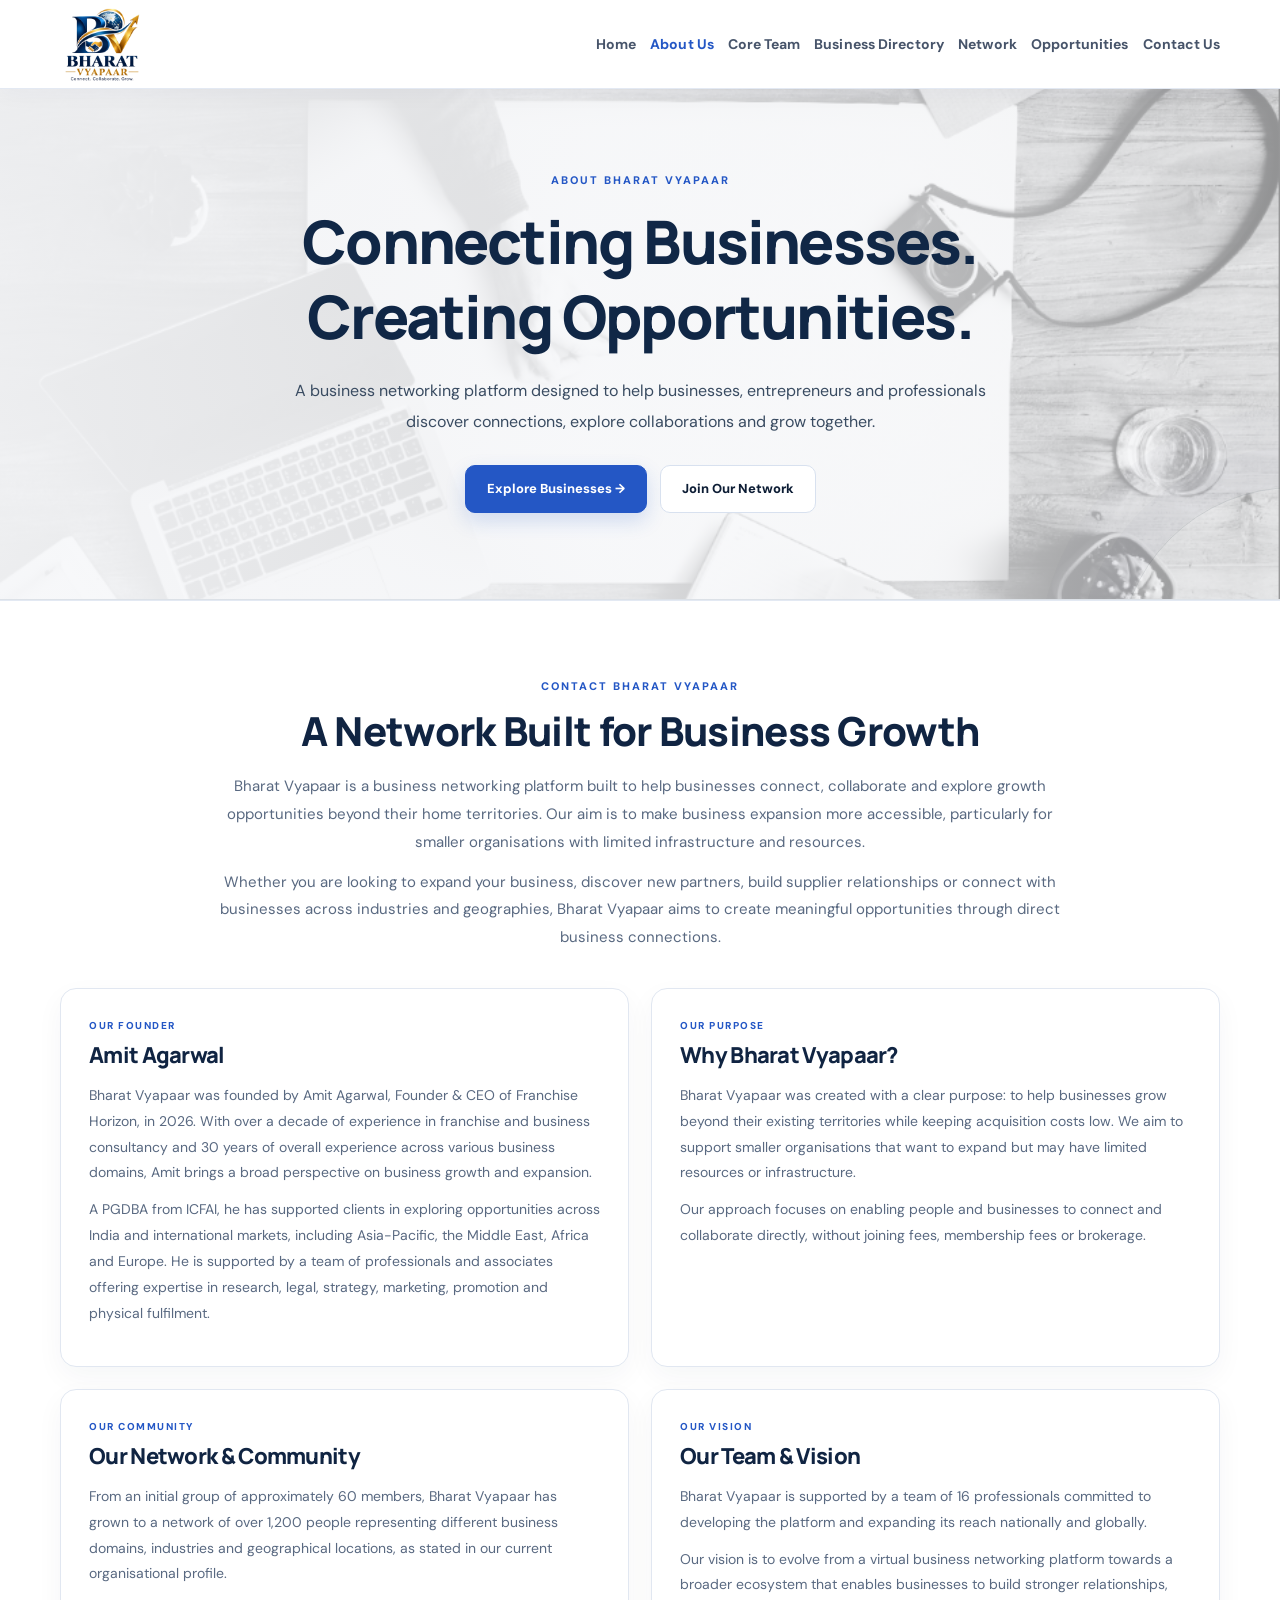
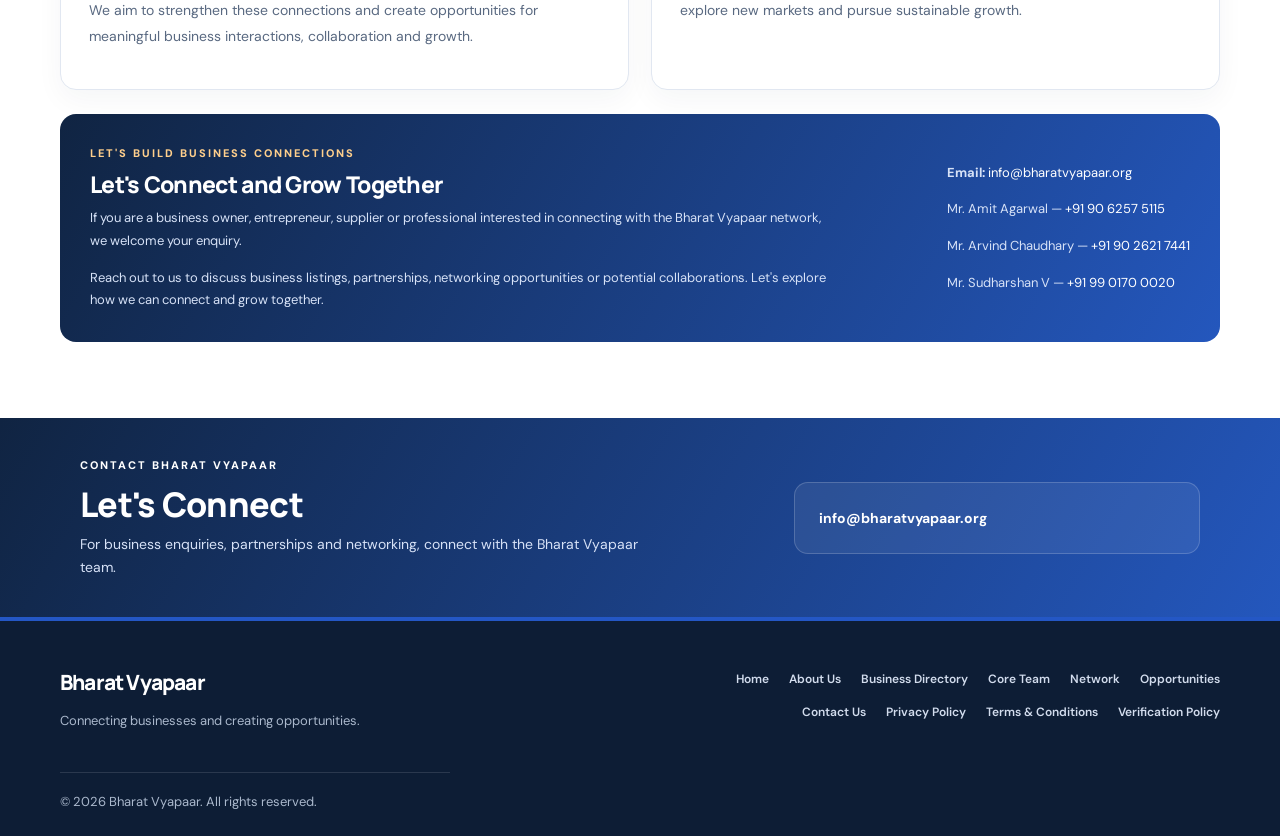
<file: about.html>
<!DOCTYPE html>
<html lang="en">
<head>
  <meta charset="UTF-8">
  <meta name="viewport" content="width=device-width, initial-scale=1.0">
  <meta name="description" content="Discover Bharat Vyapaar's vision, mission and business networking platform.">
  <meta name="theme-color" content="#0d1d35">
  <title>About Us | Bharat Vyapaar</title>
  <link rel="icon" type="image/svg+xml" href="assets/bharat-vyapaar-logo.png">
  <link rel="stylesheet" href="styles.css?v=23">
</head>
<body class="about-page">

  <header class="site-header">
    <div class="container nav-container">
      <a class="logo" href="/" aria-label="Bharat Vyapaar home"><img src="assets/bharat-vyapaar-logo.png?v=7" alt="Bharat Vyapaar Business Network" style="display:block;width:84px !important;max-width:84px !important;height:84px !important;object-fit:contain !important;flex:0 0 84px"></a>

      <button class="menu-toggle" id="menuToggle" type="button"
        aria-label="Toggle navigation" aria-expanded="false">
        ☰
      </button>

      <nav class="main-nav" id="mainNav">
        <a href="/">Home</a>
        <a href="/about" aria-current="page">About Us</a>
        <a href="/team">Core Team</a>
        <a href="/directory">Business Directory</a>
        <a href="/network">Network</a>
        <a href="/opportunities">Opportunities</a>
        
        <a href="/contact">Contact Us</a>
        
      </nav>
    </div>
  </header>

  <main>
    <section class="hero">
      <div class="container hero-content">
        <p class="eyebrow">ABOUT BHARAT VYAPAAR</p>
        <h1>Connecting Businesses.<br>Creating Opportunities.</h1>
        <p class="hero-description">A business networking platform designed to help businesses, entrepreneurs and professionals discover connections, explore collaborations and grow together.</p>
        <div class="hero-actions">
          <a href="/directory" class="btn btn-primary">Explore Businesses →</a>
          <a href="/join" class="btn btn-secondary">Join Our Network</a>
        </div>
      </div>
    </section>

    <section class="section contact-story-section" aria-labelledby="contactStoryTitle">
      <div class="container">
        <div class="contact-story-heading">
          <p class="eyebrow">CONTACT BHARAT VYAPAAR</p>
          <h2 id="contactStoryTitle">A Network Built for Business Growth</h2>
          <p>Bharat Vyapaar is a business networking platform built to help businesses connect, collaborate and explore growth opportunities beyond their home territories. Our aim is to make business expansion more accessible, particularly for smaller organisations with limited infrastructure and resources.</p>
          <p>Whether you are looking to expand your business, discover new partners, build supplier relationships or connect with businesses across industries and geographies, Bharat Vyapaar aims to create meaningful opportunities through direct business connections.</p>
        </div>
        <div class="contact-story-grid">
          <article class="contact-story-card">
            <p class="eyebrow">OUR FOUNDER</p>
            <h3>Amit Agarwal</h3>
            <p>Bharat Vyapaar was founded by Amit Agarwal, Founder &amp; CEO of Franchise Horizon, in 2026. With over a decade of experience in franchise and business consultancy and 30 years of overall experience across various business domains, Amit brings a broad perspective on business growth and expansion.</p>
            <p>A PGDBA from ICFAI, he has supported clients in exploring opportunities across India and international markets, including Asia-Pacific, the Middle East, Africa and Europe. He is supported by a team of professionals and associates offering expertise in research, legal, strategy, marketing, promotion and physical fulfilment.</p>
          </article>
          <article class="contact-story-card">
            <p class="eyebrow">OUR PURPOSE</p>
            <h3>Why Bharat Vyapaar?</h3>
            <p>Bharat Vyapaar was created with a clear purpose: to help businesses grow beyond their existing territories while keeping acquisition costs low. We aim to support smaller organisations that want to expand but may have limited resources or infrastructure.</p>
            <p>Our approach focuses on enabling people and businesses to connect and collaborate directly, without joining fees, membership fees or brokerage.</p>
          </article>
          <article class="contact-story-card">
            <p class="eyebrow">OUR COMMUNITY</p>
            <h3>Our Network &amp; Community</h3>
            <p>From an initial group of approximately 60 members, Bharat Vyapaar has grown to a network of over 1,200 people representing different business domains, industries and geographical locations, as stated in our current organisational profile.</p>
            <p>We aim to strengthen these connections and create opportunities for meaningful business interactions, collaboration and growth.</p>
          </article>
          <article class="contact-story-card">
            <p class="eyebrow">OUR VISION</p>
            <h3>Our Team &amp; Vision</h3>
            <p>Bharat Vyapaar is supported by a team of 16 professionals committed to developing the platform and expanding its reach nationally and globally.</p>
            <p>Our vision is to evolve from a virtual business networking platform towards a broader ecosystem that enables businesses to build stronger relationships, explore new markets and pursue sustainable growth.</p>
          </article>
        </div>
        <div class="contact-story-cta">
          <div>
            <p class="eyebrow">LET'S BUILD BUSINESS CONNECTIONS</p>
            <h3>Let's Connect and Grow Together</h3>
            <p>If you are a business owner, entrepreneur, supplier or professional interested in connecting with the Bharat Vyapaar network, we welcome your enquiry.</p>
            <p>Reach out to us to discuss business listings, partnerships, networking opportunities or potential collaborations. Let's explore how we can connect and grow together.</p>
          </div>
          <div class="contact-story-contact">
            <p><strong>Email:</strong> <a href="mailto:info@bharatvyapaar.org">info@bharatvyapaar.org</a></p>
            <p>Mr. Amit Agarwal — <a href="tel:+919062575115">+91 90 6257 5115</a></p>
            <p>Mr. Arvind Chaudhary — <a href="tel:+919026217441">+91 90 2621 7441</a></p>
            <p>Mr. Sudharshan V — <a href="tel:+919901700020">+91 99 0170 0020</a></p>
          </div>
        </div>
      </div>
    </section>

  </main>

  
  <section class="global-contact" aria-labelledby="globalContactTitle">
    <div class="container global-contact-inner">
      <div class="global-contact-copy">
        <p class="eyebrow">CONTACT BHARAT VYAPAAR</p>
        <h2 id="globalContactTitle">Let's Connect</h2>
        <p>For business enquiries, partnerships and networking, connect with the Bharat Vyapaar team.</p>
      </div>
      <div class="global-contact-details">
        <a href="mailto:info@bharatvyapaar.org">info@bharatvyapaar.org</a>
      </div>
    </div>
  </section>



<footer class="site-footer">
    <div class="container footer-content">
      <div>
        <a class="logo footer-logo" href="/">Bharat Vyapaar</a>
        <p>Connecting businesses and creating opportunities.</p>
      </div>

      <nav class="footer-links" aria-label="Footer navigation">
        <a href="/">Home</a>
        <a href="/about">About Us</a>
        <a href="/directory">Business Directory</a>
        <a href="/team">Core Team</a>
        <a href="/network">Network</a>
        <a href="/opportunities">Opportunities</a>
        
        <a href="/contact">Contact Us</a>
      
          <a href="/privacy-policy">Privacy Policy</a>
          <a href="/terms">Terms &amp; Conditions</a>
          <a href="/verification-policy">Verification Policy</a>
        </nav>

      <p class="copyright">
        © <span id="currentYear"></span> Bharat Vyapaar. All rights reserved.
      </p>
    </div>
  </footer>

  <script src="script.js"></script>
  <script>
    document.getElementById("currentYear").textContent =
      new Date().getFullYear();

  </script>

</body>
</html>
</file>
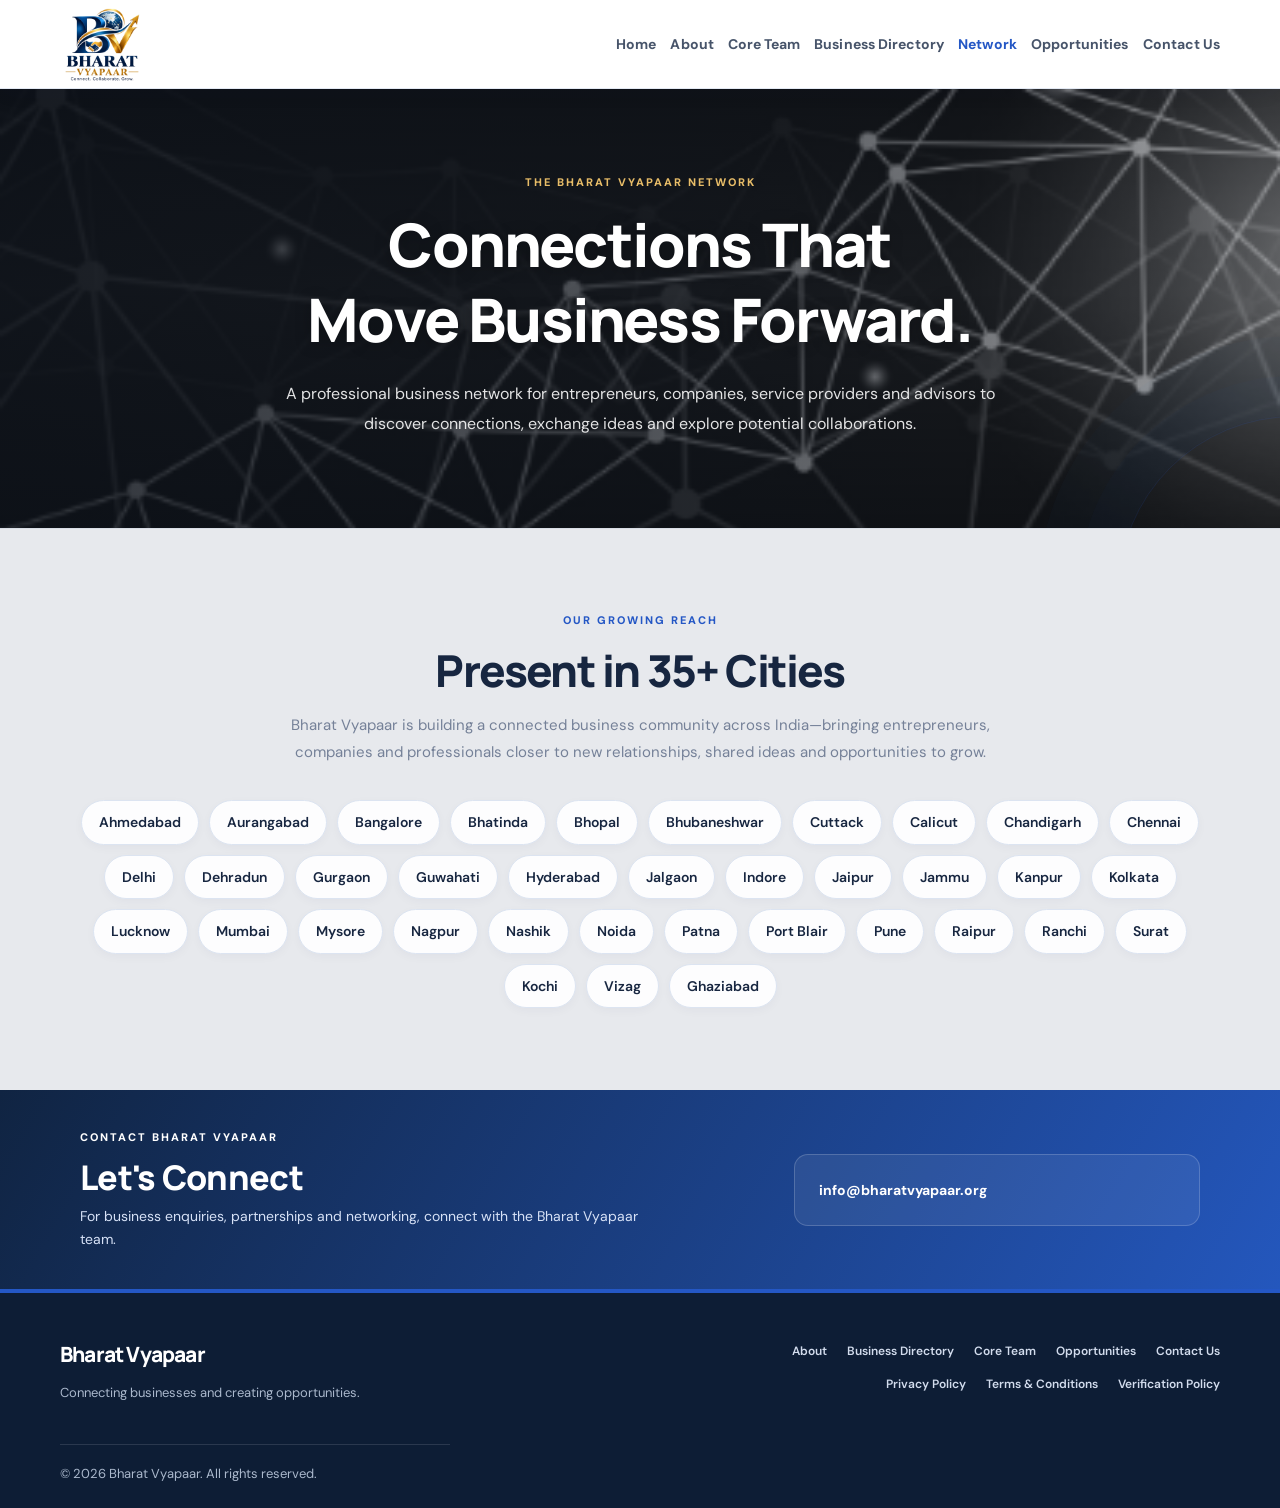
<file: network.html>
<!DOCTYPE html>
<html lang="en">
<head>
  <meta charset="UTF-8">
  <meta name="viewport" content="width=device-width, initial-scale=1.0">
  <meta name="description" content="Explore the Bharat Vyapaar business network and connect with entrepreneurs, companies and professionals.">
  <meta name="theme-color" content="#101d35">

  <title>Business Network | Bharat Vyapaar</title>
  <link rel="icon" type="image/svg+xml" href="assets/bharat-vyapaar-logo.png">

  <link rel="preconnect" href="https://fonts.googleapis.com">
  <link rel="preconnect" href="https://fonts.gstatic.com" crossorigin>
  <link href="https://fonts.googleapis.com/css2?family=DM+Sans:wght@400;500;600;700&family=Manrope:wght@400;500;600;700;800&display=swap" rel="stylesheet">

  <link rel="stylesheet" href="styles.css?v=22">
</head>

<body class="network-page">
  <header class="site-header">
    <div class="container nav-container">
      <a class="logo" href="/" aria-label="Bharat Vyapaar home"><img src="assets/bharat-vyapaar-logo.png?v=7" alt="Bharat Vyapaar Business Network" style="display:block;width:84px !important;max-width:84px !important;height:84px !important;object-fit:contain !important;flex:0 0 84px"></a>

      <button
        class="menu-toggle"
        id="menuToggle"
        type="button"
        aria-label="Toggle navigation"
        aria-expanded="false"
        aria-controls="mainNav">
        ☰
      </button>

      <nav class="main-nav" id="mainNav">
        <a href="/">Home</a>
        <a href="/about">About</a>
        <a href="/team">Core Team</a>
        <a href="/directory">Business Directory</a>
        <a href="/network" aria-current="page">Network</a>
        <a href="/opportunities">Opportunities</a>
        
        <a href="/contact">Contact Us</a>
        
      </nav>
    </div>
  </header>

  <main>
    <section class="hero">
      <div class="container hero-content">
        <p class="eyebrow">THE BHARAT VYAPAAR NETWORK</p>

        <h1>Connections That<br>Move Business Forward.</h1>

        <p class="hero-description">
          A professional business network for entrepreneurs, companies,
          service providers and advisors to discover connections,
          exchange ideas and explore potential collaborations.
        </p>
      </div>
    </section>

    <section class="section network-cities-section">
      <div class="container">
        <div class="section-heading">
          <p class="eyebrow">OUR GROWING REACH</p>
          <h1>Present in 35+ Cities</h1>
          <p>
            Bharat Vyapaar is building a connected business community across
            India—bringing entrepreneurs, companies and professionals closer
            to new relationships, shared ideas and opportunities to grow.
          </p>
        </div>

        <div class="network-city-list" aria-label="Cities in the Bharat Vyapaar network">
          <span>Ahmedabad</span>
          <span>Aurangabad</span>
          <span>Bangalore</span>
          <span>Bhatinda</span>
          <span>Bhopal</span>
          <span>Bhubaneshwar</span>
          <span>Cuttack</span>
          <span>Calicut</span>
          <span>Chandigarh</span>
          <span>Chennai</span>
          <span>Delhi</span>
          <span>Dehradun</span>
          <span>Gurgaon</span>
          <span>Guwahati</span>
          <span>Hyderabad</span>
          <span>Jalgaon</span>
          <span>Indore</span>
          <span>Jaipur</span>
          <span>Jammu</span>
          <span>Kanpur</span>
          <span>Kolkata</span>
          <span>Lucknow</span>
          <span>Mumbai</span>
          <span>Mysore</span>
          <span>Nagpur</span>
          <span>Nashik</span>
          <span>Noida</span>
          <span>Patna</span>
          <span>Port Blair</span>
          <span>Pune</span>
          <span>Raipur</span>
          <span>Ranchi</span>
          <span>Surat</span>
          <span>Kochi</span>
          <span>Vizag</span>
          <span>Ghaziabad</span>
        </div>
      </div>
    </section>
  </main>

  
  <section class="global-contact" aria-labelledby="globalContactTitle">
    <div class="container global-contact-inner">
      <div class="global-contact-copy">
        <p class="eyebrow">CONTACT BHARAT VYAPAAR</p>
        <h2 id="globalContactTitle">Let's Connect</h2>
        <p>For business enquiries, partnerships and networking, connect with the Bharat Vyapaar team.</p>
      </div>
      <div class="global-contact-details">
        <a href="mailto:info@bharatvyapaar.org">info@bharatvyapaar.org</a>
      </div>
    </div>
  </section>
<footer class="site-footer">
    <div class="container footer-content">
      <div>
        <a class="logo footer-logo" href="/">Bharat Vyapaar</a>
        <p>Connecting businesses and creating opportunities.</p>
      </div>

      <div class="footer-links">
        <a href="/about">About</a>
        <a href="/directory">Business Directory</a>
        <a href="/team">Core Team</a>
        <a href="/opportunities">Opportunities</a>
        <a href="/contact">Contact Us</a>
      
          <a href="/privacy-policy">Privacy Policy</a>
          <a href="/terms">Terms &amp; Conditions</a>
          <a href="/verification-policy">Verification Policy</a>
        </div>

      <p class="copyright">
        © <span id="currentYear"></span> Bharat Vyapaar. All rights reserved.
      </p>
    </div>
  </footer>

  <script src="script.js"></script>
</body>
</html>
</file>
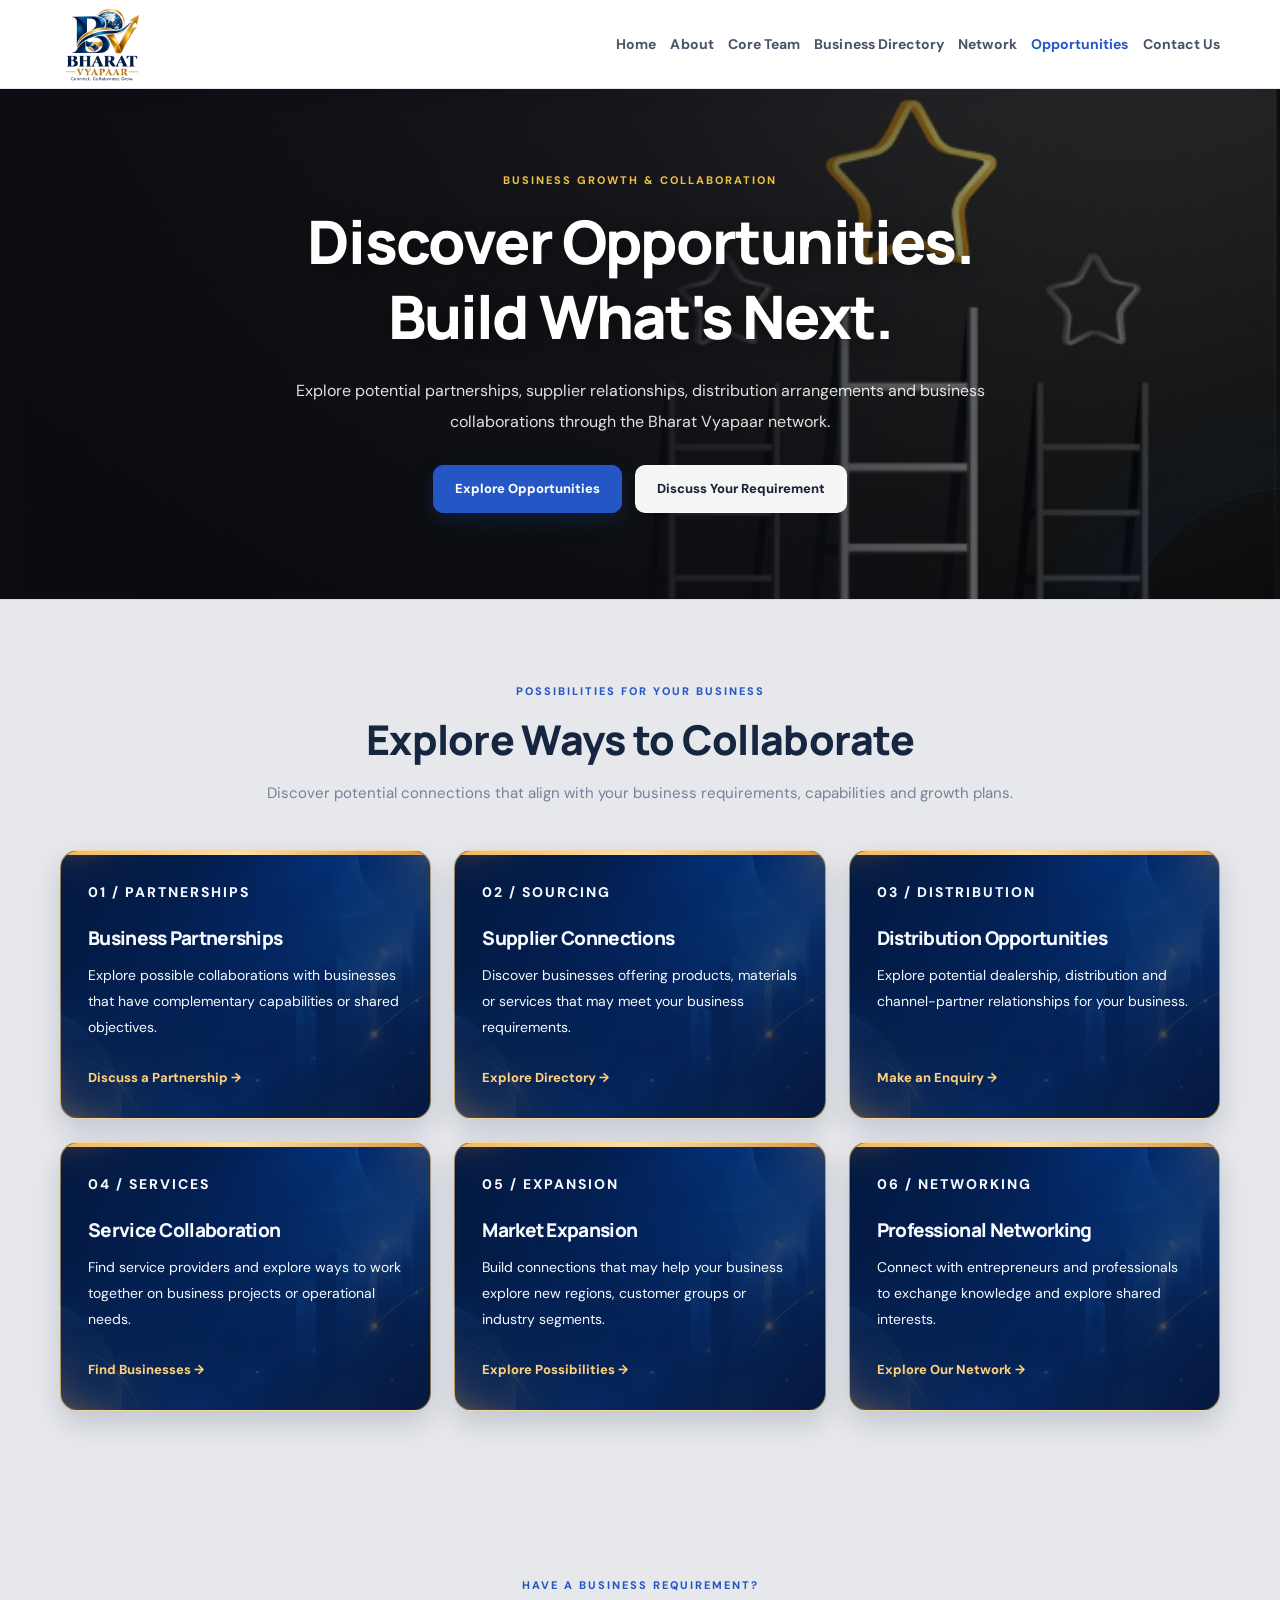
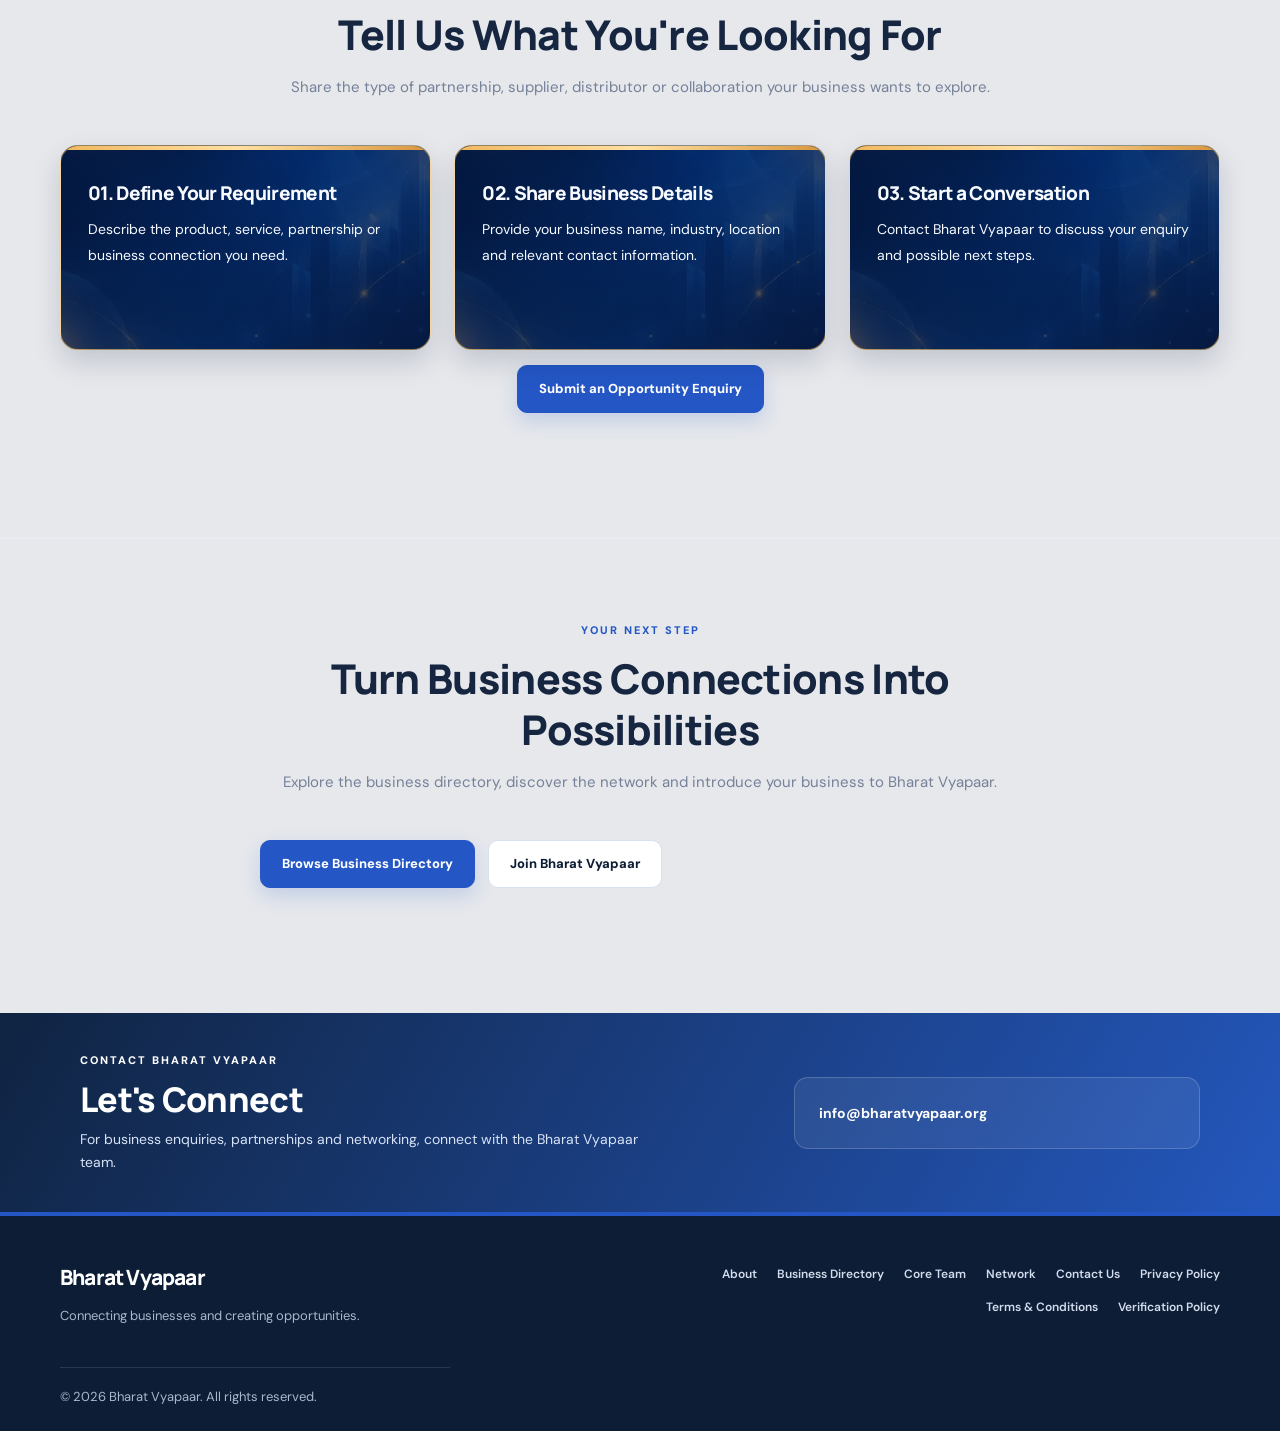
<file: opportunities.html>
<!DOCTYPE html>
<html lang="en">
<head>
  <meta charset="UTF-8">
  <meta name="viewport" content="width=device-width, initial-scale=1.0">
  <meta name="description" content="Discover business partnerships, supplier connections and collaboration opportunities through Bharat Vyapaar.">
  <meta name="theme-color" content="#101d35">

  <title>Business Opportunities | Bharat Vyapaar</title>
  <link rel="icon" type="image/svg+xml" href="assets/bharat-vyapaar-logo.png">

  <link rel="preconnect" href="https://fonts.googleapis.com">
  <link rel="preconnect" href="https://fonts.gstatic.com" crossorigin>
  <link href="https://fonts.googleapis.com/css2?family=DM+Sans:wght@400;500;600;700&family=Manrope:wght@400;500;600;700;800&display=swap" rel="stylesheet">

  <link rel="stylesheet" href="styles.css?v=22">
</head>

<body class="opportunities-page">
  <header class="site-header">
    <div class="container nav-container">
      <a class="logo" href="/" aria-label="Bharat Vyapaar home"><img src="assets/bharat-vyapaar-logo.png?v=7" alt="Bharat Vyapaar Business Network" style="display:block;width:84px !important;max-width:84px !important;height:84px !important;object-fit:contain !important;flex:0 0 84px"></a>

      <button
        class="menu-toggle"
        id="menuToggle"
        type="button"
        aria-label="Toggle navigation"
        aria-expanded="false"
        aria-controls="mainNav">
        ☰
      </button>

      <nav class="main-nav" id="mainNav">
        <a href="/">Home</a>
        <a href="/about">About</a>
        <a href="/team">Core Team</a>
        <a href="/directory">Business Directory</a>
        <a href="/network">Network</a>
        <a href="/opportunities" aria-current="page">Opportunities</a>
        
        <a href="/contact">Contact Us</a>
        
      </nav>
    </div>
  </header>

  <main>
    <section class="hero">
      <div class="container hero-content">
        <p class="eyebrow">BUSINESS GROWTH & COLLABORATION</p>

        <h1>Discover Opportunities.<br>Build What's Next.</h1>

        <p class="hero-description">
          Explore potential partnerships, supplier relationships,
          distribution arrangements and business collaborations
          through the Bharat Vyapaar network.
        </p>

        <div class="hero-actions">
          <a href="#opportunityTypes" class="btn btn-primary">
            Explore Opportunities
          </a>
          <a href="/contact" class="btn btn-secondary">
            Discuss Your Requirement
          </a>
        </div>
      </div>
    </section>

    <section class="section" id="opportunityTypes">
      <div class="container">
        <div class="section-heading">
          <p class="eyebrow">POSSIBILITIES FOR YOUR BUSINESS</p>
          <h2>Explore Ways to Collaborate</h2>
          <p>
            Discover potential connections that align with your
            business requirements, capabilities and growth plans.
          </p>
        </div>

        <div class="feature-grid">
          <article class="feature-card">
            <p class="eyebrow">01 / PARTNERSHIPS</p>
            <h3>Business Partnerships</h3>
            <p>
              Explore possible collaborations with businesses that
              have complementary capabilities or shared objectives.
            </p>
            <a href="/contact">Discuss a Partnership →</a>
          </article>

          <article class="feature-card">
            <p class="eyebrow">02 / SOURCING</p>
            <h3>Supplier Connections</h3>
            <p>
              Discover businesses offering products, materials
              or services that may meet your business requirements.
            </p>
            <a href="/directory">Explore Directory →</a>
          </article>

          <article class="feature-card">
            <p class="eyebrow">03 / DISTRIBUTION</p>
            <h3>Distribution Opportunities</h3>
            <p>
              Explore potential dealership, distribution and
              channel-partner relationships for your business.
            </p>
            <a href="/contact">Make an Enquiry →</a>
          </article>

          <article class="feature-card">
            <p class="eyebrow">04 / SERVICES</p>
            <h3>Service Collaboration</h3>
            <p>
              Find service providers and explore ways to work
              together on business projects or operational needs.
            </p>
            <a href="/directory">Find Businesses →</a>
          </article>

          <article class="feature-card">
            <p class="eyebrow">05 / EXPANSION</p>
            <h3>Market Expansion</h3>
            <p>
              Build connections that may help your business explore
              new regions, customer groups or industry segments.
            </p>
            <a href="/contact">Explore Possibilities →</a>
          </article>

          <article class="feature-card">
            <p class="eyebrow">06 / NETWORKING</p>
            <h3>Professional Networking</h3>
            <p>
              Connect with entrepreneurs and professionals to
              exchange knowledge and explore shared interests.
            </p>
            <a href="/network">Explore Our Network →</a>
          </article>
        </div>
      </div>
    </section>

    <section class="section section-highlight">
      <div class="container">
        <div class="section-heading">
          <p class="eyebrow">HAVE A BUSINESS REQUIREMENT?</p>
          <h2>Tell Us What You're Looking For</h2>
          <p>
            Share the type of partnership, supplier, distributor
            or collaboration your business wants to explore.
          </p>
        </div>

        <div class="feature-grid">
          <article class="feature-card">
            <h3>01. Define Your Requirement</h3>
            <p>
              Describe the product, service, partnership or
              business connection you need.
            </p>
          </article>

          <article class="feature-card">
            <h3>02. Share Business Details</h3>
            <p>
              Provide your business name, industry, location
              and relevant contact information.
            </p>
          </article>

          <article class="feature-card">
            <h3>03. Start a Conversation</h3>
            <p>
              Contact Bharat Vyapaar to discuss your enquiry
              and possible next steps.
            </p>
          </article>
        </div>

        <div class="section-heading">
          <a href="/contact" class="btn btn-primary">
            Submit an Opportunity Enquiry
          </a>
        </div>
      </div>
    </section>

    <section class="section">
      <div class="container section-heading">
        <p class="eyebrow">YOUR NEXT STEP</p>
        <h2>Turn Business Connections Into Possibilities</h2>
        <p>
          Explore the business directory, discover the network
          and introduce your business to Bharat Vyapaar.
        </p>

        <div class="hero-actions">
          <a href="/directory" class="btn btn-primary">
            Browse Business Directory
          </a>
          <a href="/join" class="btn btn-secondary">
            Join Bharat Vyapaar
          </a>
        </div>
      </div>
    </section>
  </main>

  
  <section class="global-contact" aria-labelledby="globalContactTitle">
    <div class="container global-contact-inner">
      <div class="global-contact-copy">
        <p class="eyebrow">CONTACT BHARAT VYAPAAR</p>
        <h2 id="globalContactTitle">Let's Connect</h2>
        <p>For business enquiries, partnerships and networking, connect with the Bharat Vyapaar team.</p>
      </div>
      <div class="global-contact-details">
        <a href="mailto:info@bharatvyapaar.org">info@bharatvyapaar.org</a>
      </div>
    </div>
  </section>
<footer class="site-footer">
    <div class="container footer-content">
      <div>
        <a class="logo footer-logo" href="/">Bharat Vyapaar</a>
        <p>Connecting businesses and creating opportunities.</p>
      </div>

      <div class="footer-links">
        <a href="/about">About</a>
        <a href="/directory">Business Directory</a>
        <a href="/team">Core Team</a>
        <a href="/network">Network</a>
        <a href="/contact">Contact Us</a>
      
          <a href="/privacy-policy">Privacy Policy</a>
          <a href="/terms">Terms &amp; Conditions</a>
          <a href="/verification-policy">Verification Policy</a>
        </div>

      <p class="copyright">
        © <span id="currentYear"></span> Bharat Vyapaar. All rights reserved.
      </p>
    </div>
  </footer>

  <script src="script.js"></script>
</body>
</html>
</file>
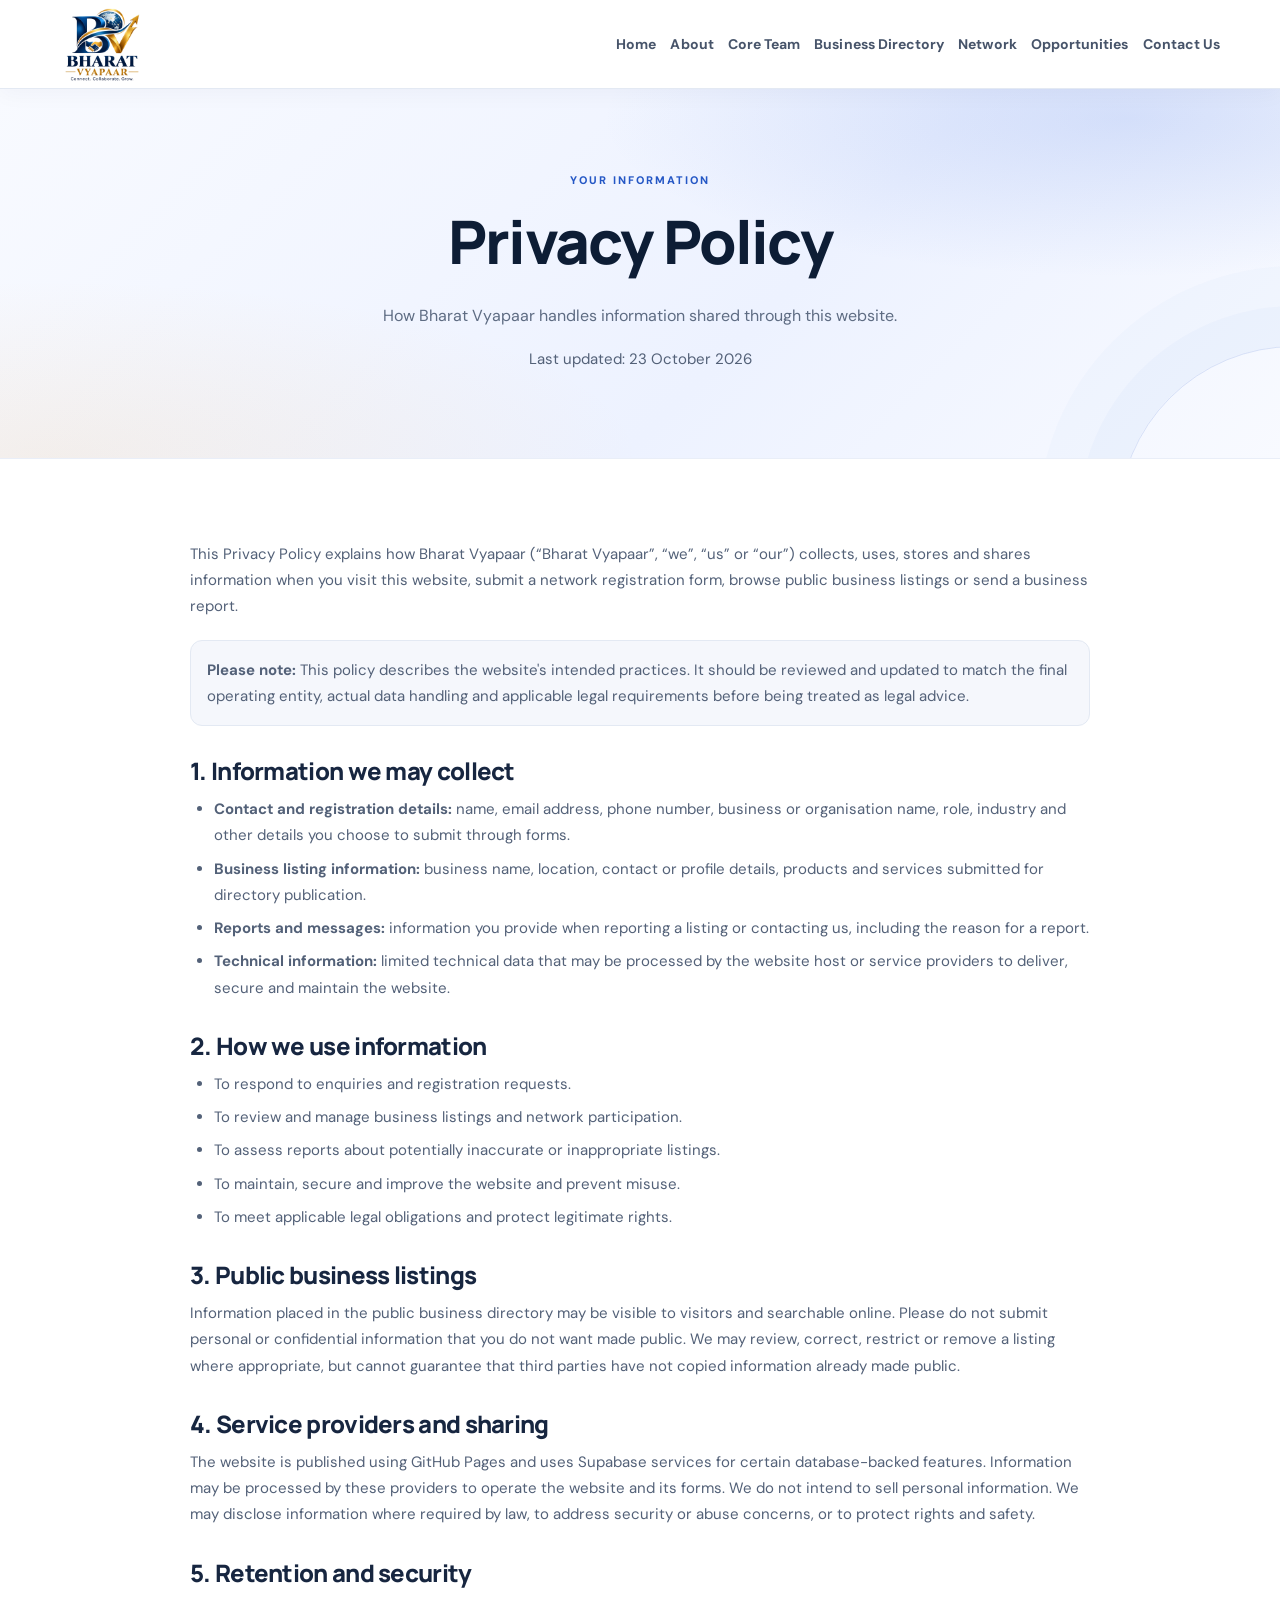
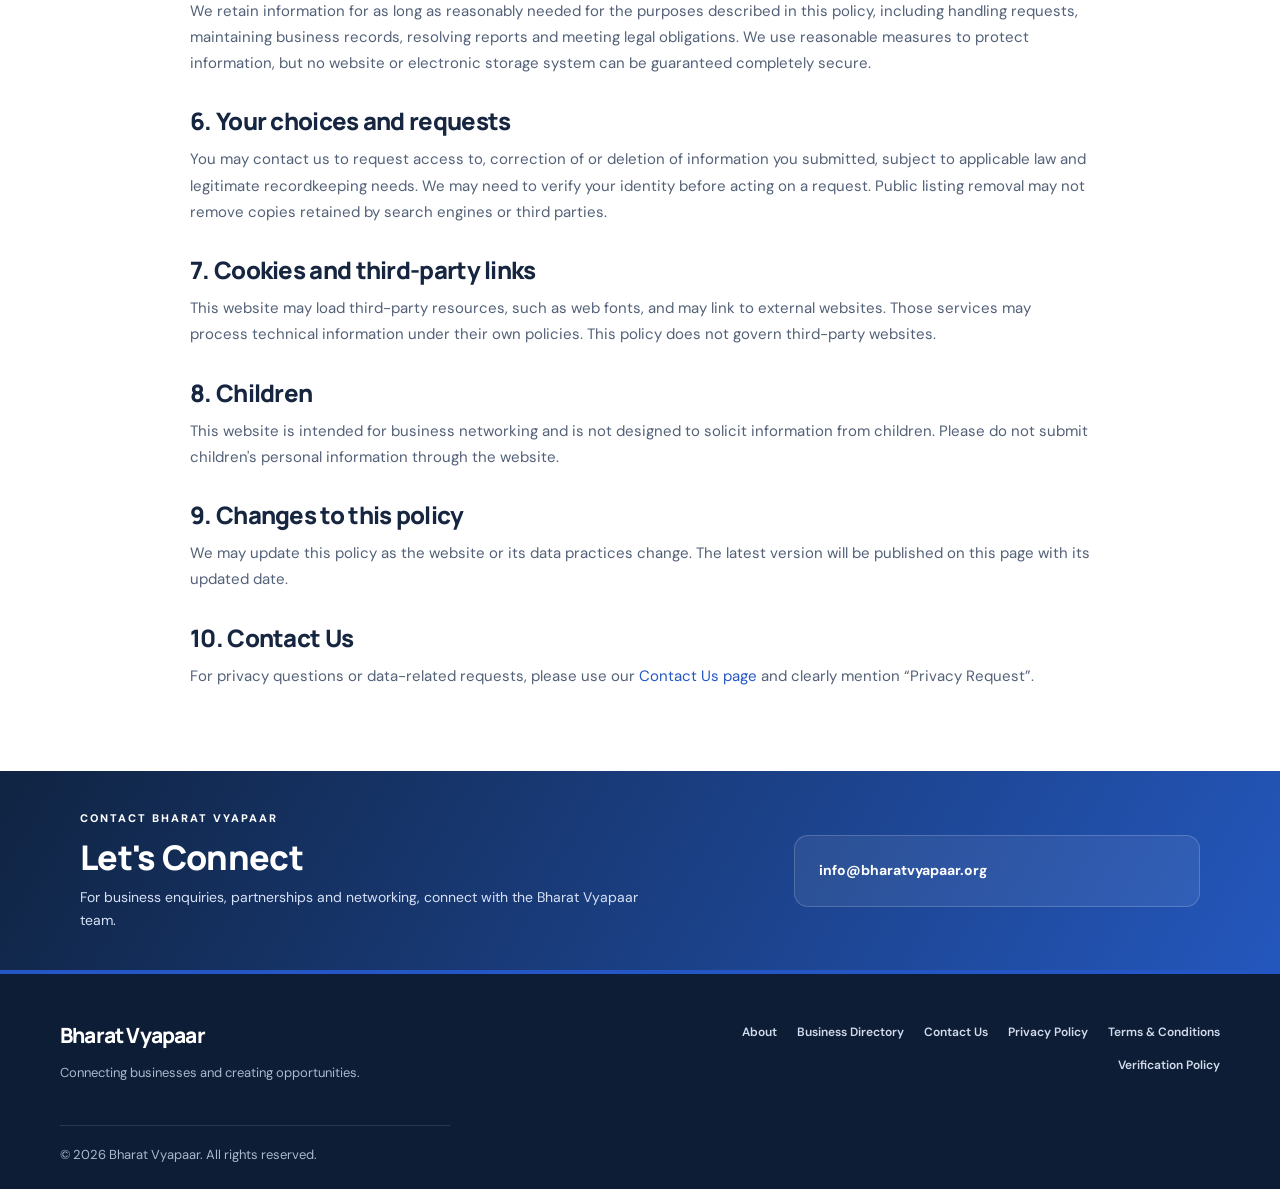
<file: privacy-policy.html>
<!DOCTYPE html>
<html lang="en">
<head>
  <meta charset="UTF-8">
  <meta name="viewport" content="width=device-width, initial-scale=1.0">
  <meta name="description" content="Read the Bharat Vyapaar Privacy Policy to understand how information is collected, used and protected.">
  <meta name="theme-color" content="#102b46">
  <title>Privacy Policy | Bharat Vyapaar</title>
  <link rel="icon" type="image/png" href="assets/bharat-vyapaar-logo.png">
  <link rel="stylesheet" href="styles.css?v=22">
  <style>.legal-content{max-width:900px;margin:0 auto}.legal-content h2{font-size:24px;margin:30px 0 10px}.legal-content h3{font-size:18px;margin:18px 0 8px}.legal-content ul{padding-left:24px;margin:8px 0 18px}.legal-content li{margin-bottom:7px}.legal-note{background:#f5f7fc;border:1px solid #e3e9f3;border-radius:12px;padding:16px;margin:20px 0}</style>
</head>
<body>
<header class="site-header"><div class="container nav-container"><a class="logo" href="index.html" aria-label="Bharat Vyapaar home"><img src="assets/bharat-vyapaar-logo.png?v=7" alt="Bharat Vyapaar" style="display:block;width:84px !important;max-width:84px !important;height:84px !important;object-fit:contain !important;flex:0 0 84px"></a><button class="menu-toggle" id="menuToggle" type="button" aria-label="Toggle navigation" aria-expanded="false">☰</button><nav class="main-nav" id="mainNav">
        <a href="/">Home</a>
        <a href="/about">About</a>
        <a href="/team">Core Team</a>
        <a href="/directory">Business Directory</a>
        <a href="/network">Network</a>
        <a href="/opportunities">Opportunities</a>
        <a href="/contact">Contact Us</a>
      </nav></div></header>
<main><section class="hero"><div class="container hero-content"><p class="eyebrow">YOUR INFORMATION</p><h1>Privacy Policy</h1><p class="hero-description">How Bharat Vyapaar handles information shared through this website.</p><p>Last updated: 23 October 2026</p></div></section>
<section class="section"><div class="container legal-content">
<p>This Privacy Policy explains how Bharat Vyapaar (“Bharat Vyapaar”, “we”, “us” or “our”) collects, uses, stores and shares information when you visit this website, submit a network registration form, browse public business listings or send a business report.</p>
<div class="legal-note"><strong>Please note:</strong> This policy describes the website's intended practices. It should be reviewed and updated to match the final operating entity, actual data handling and applicable legal requirements before being treated as legal advice.</div>
<h2>1. Information we may collect</h2><ul><li><strong>Contact and registration details:</strong> name, email address, phone number, business or organisation name, role, industry and other details you choose to submit through forms.</li><li><strong>Business listing information:</strong> business name, location, contact or profile details, products and services submitted for directory publication.</li><li><strong>Reports and messages:</strong> information you provide when reporting a listing or contacting us, including the reason for a report.</li><li><strong>Technical information:</strong> limited technical data that may be processed by the website host or service providers to deliver, secure and maintain the website.</li></ul>
<h2>2. How we use information</h2><ul><li>To respond to enquiries and registration requests.</li><li>To review and manage business listings and network participation.</li><li>To assess reports about potentially inaccurate or inappropriate listings.</li><li>To maintain, secure and improve the website and prevent misuse.</li><li>To meet applicable legal obligations and protect legitimate rights.</li></ul>
<h2>3. Public business listings</h2><p>Information placed in the public business directory may be visible to visitors and searchable online. Please do not submit personal or confidential information that you do not want made public. We may review, correct, restrict or remove a listing where appropriate, but cannot guarantee that third parties have not copied information already made public.</p>
<h2>4. Service providers and sharing</h2><p>The website is published using GitHub Pages and uses Supabase services for certain database-backed features. Information may be processed by these providers to operate the website and its forms. We do not intend to sell personal information. We may disclose information where required by law, to address security or abuse concerns, or to protect rights and safety.</p>
<h2>5. Retention and security</h2><p>We retain information for as long as reasonably needed for the purposes described in this policy, including handling requests, maintaining business records, resolving reports and meeting legal obligations. We use reasonable measures to protect information, but no website or electronic storage system can be guaranteed completely secure.</p>
<h2>6. Your choices and requests</h2><p>You may contact us to request access to, correction of or deletion of information you submitted, subject to applicable law and legitimate recordkeeping needs. We may need to verify your identity before acting on a request. Public listing removal may not remove copies retained by search engines or third parties.</p>
<h2>7. Cookies and third-party links</h2><p>This website may load third-party resources, such as web fonts, and may link to external websites. Those services may process technical information under their own policies. This policy does not govern third-party websites.</p>
<h2>8. Children</h2><p>This website is intended for business networking and is not designed to solicit information from children. Please do not submit children's personal information through the website.</p>
<h2>9. Changes to this policy</h2><p>We may update this policy as the website or its data practices change. The latest version will be published on this page with its updated date.</p>
<h2>10. Contact Us</h2><p>For privacy questions or data-related requests, please use our <a href="contact.html">Contact Us page</a> and clearly mention “Privacy Request”.</p>
</div></section></main>

  <section class="global-contact" aria-labelledby="globalContactTitle">
    <div class="container global-contact-inner">
      <div class="global-contact-copy">
        <p class="eyebrow">CONTACT BHARAT VYAPAAR</p>
        <h2 id="globalContactTitle">Let's Connect</h2>
        <p>For business enquiries, partnerships and networking, connect with the Bharat Vyapaar team.</p>
      </div>
      <div class="global-contact-details">
        <a href="mailto:info@bharatvyapaar.org">info@bharatvyapaar.org</a>
      </div>
    </div>
  </section>
<footer class="site-footer"><div class="container footer-content"><div><a class="logo footer-logo" href="index.html">Bharat Vyapaar</a><p>Connecting businesses and creating opportunities.</p></div><nav class="footer-links" aria-label="Footer navigation"><a href="about.html">About</a><a href="directory.html">Business Directory</a><a href="contact.html">Contact Us</a><a href="privacy-policy.html">Privacy Policy</a><a href="terms.html">Terms &amp; Conditions</a><a href="verification-policy.html">Verification Policy</a></nav><p class="copyright">© <span id="currentYear"></span> Bharat Vyapaar. All rights reserved.</p></div></footer>
<script src="script.js"></script>
</body></html>
</file>
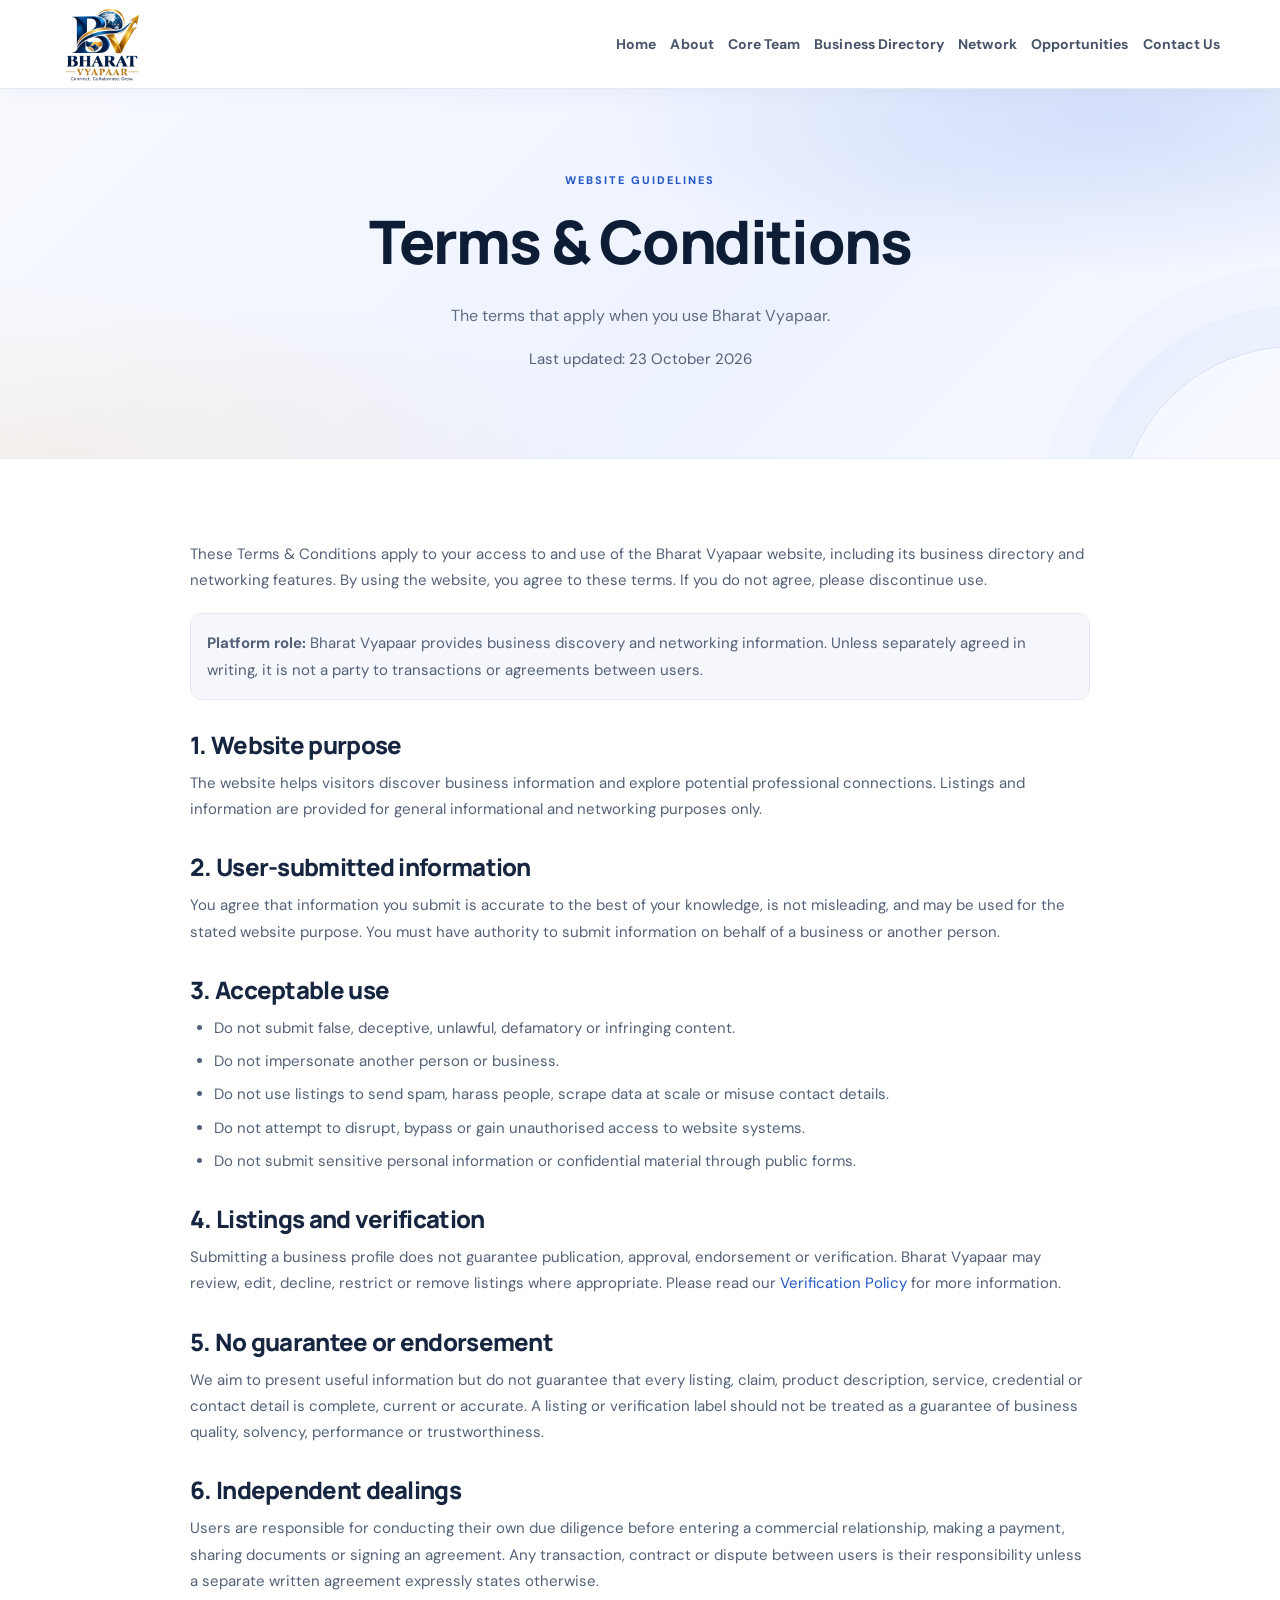
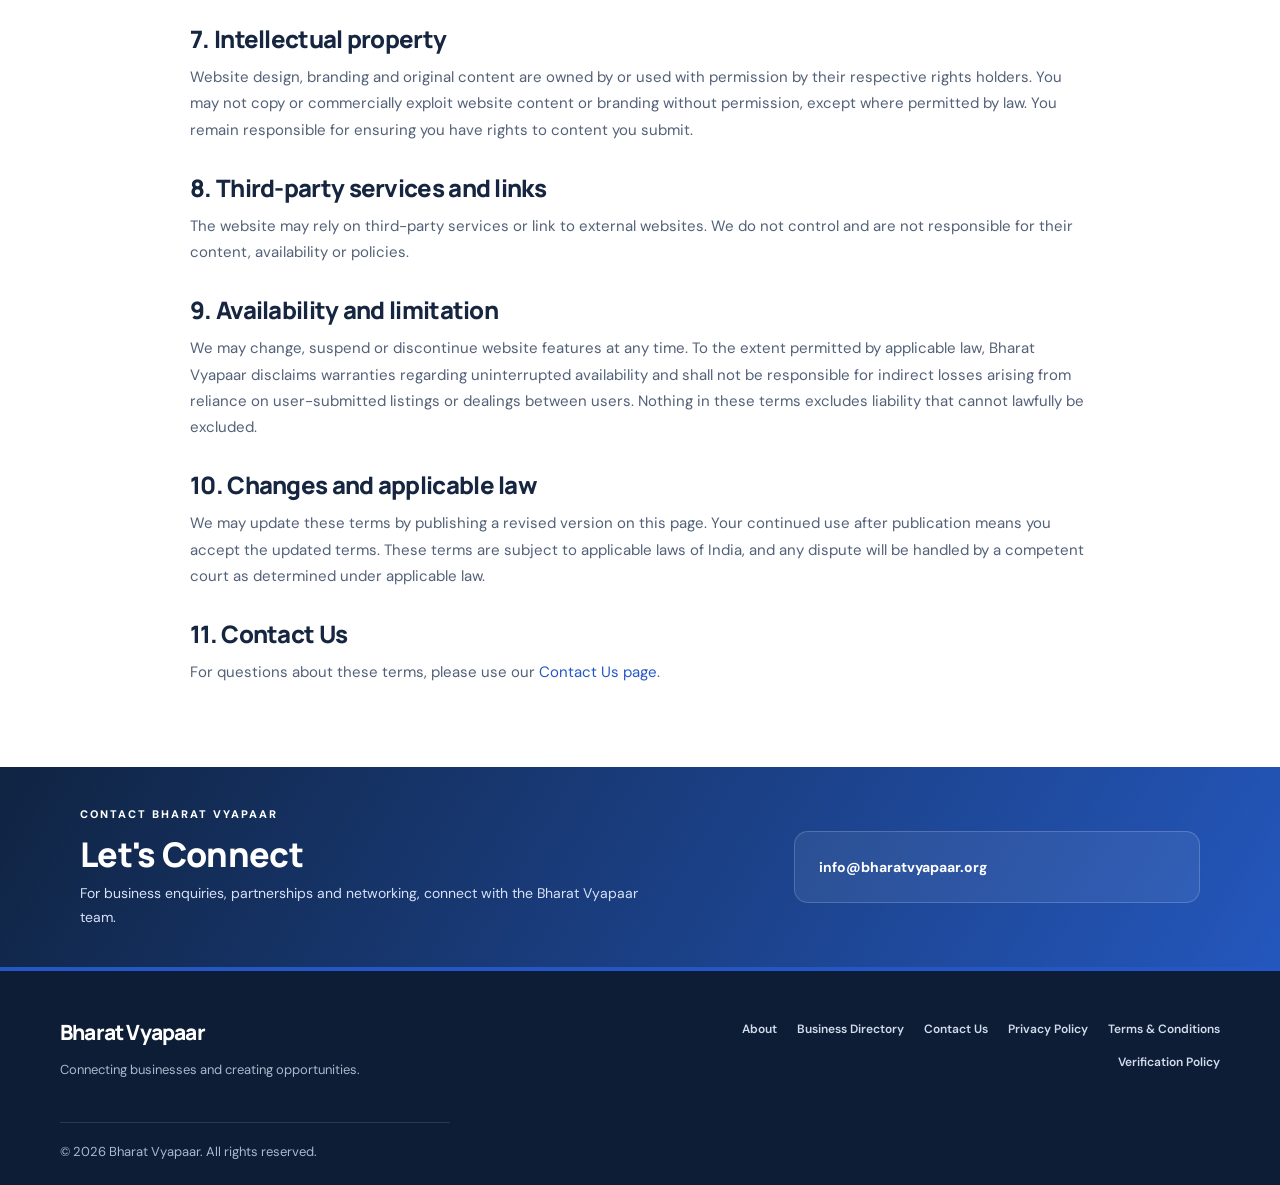
<file: terms.html>
<!DOCTYPE html>
<html lang="en">
<head><meta charset="UTF-8"><meta name="viewport" content="width=device-width, initial-scale=1.0"><meta name="description" content="Terms and Conditions for using the Bharat Vyapaar website and business directory."><meta name="theme-color" content="#102b46"><title>Terms &amp; Conditions | Bharat Vyapaar</title><link rel="icon" type="image/png" href="assets/bharat-vyapaar-logo.png"><link rel="stylesheet" href="styles.css?v=22"><style>.legal-content{max-width:900px;margin:0 auto}.legal-content h2{font-size:24px;margin:30px 0 10px}.legal-content ul{padding-left:24px;margin:8px 0 18px}.legal-content li{margin-bottom:7px}.legal-note{background:#f5f7fc;border:1px solid #e3e9f3;border-radius:12px;padding:16px;margin:20px 0}</style></head>
<body><header class="site-header"><div class="container nav-container"><a class="logo" href="index.html" aria-label="Bharat Vyapaar home"><img src="assets/bharat-vyapaar-logo.png?v=7" alt="Bharat Vyapaar" style="display:block;width:84px !important;max-width:84px !important;height:84px !important;object-fit:contain !important;flex:0 0 84px"></a><button class="menu-toggle" id="menuToggle" type="button" aria-label="Toggle navigation" aria-expanded="false">☰</button><nav class="main-nav" id="mainNav">
        <a href="/">Home</a>
        <a href="/about">About</a>
        <a href="/team">Core Team</a>
        <a href="/directory">Business Directory</a>
        <a href="/network">Network</a>
        <a href="/opportunities">Opportunities</a>
        <a href="/contact">Contact Us</a>
      </nav></div></header>
<main><section class="hero"><div class="container hero-content"><p class="eyebrow">WEBSITE GUIDELINES</p><h1>Terms &amp; Conditions</h1><p class="hero-description">The terms that apply when you use Bharat Vyapaar.</p><p>Last updated: 23 October 2026</p></div></section><section class="section"><div class="container legal-content">
<p>These Terms &amp; Conditions apply to your access to and use of the Bharat Vyapaar website, including its business directory and networking features. By using the website, you agree to these terms. If you do not agree, please discontinue use.</p><div class="legal-note"><strong>Platform role:</strong> Bharat Vyapaar provides business discovery and networking information. Unless separately agreed in writing, it is not a party to transactions or agreements between users.</div>
<h2>1. Website purpose</h2><p>The website helps visitors discover business information and explore potential professional connections. Listings and information are provided for general informational and networking purposes only.</p>
<h2>2. User-submitted information</h2><p>You agree that information you submit is accurate to the best of your knowledge, is not misleading, and may be used for the stated website purpose. You must have authority to submit information on behalf of a business or another person.</p>
<h2>3. Acceptable use</h2><ul><li>Do not submit false, deceptive, unlawful, defamatory or infringing content.</li><li>Do not impersonate another person or business.</li><li>Do not use listings to send spam, harass people, scrape data at scale or misuse contact details.</li><li>Do not attempt to disrupt, bypass or gain unauthorised access to website systems.</li><li>Do not submit sensitive personal information or confidential material through public forms.</li></ul>
<h2>4. Listings and verification</h2><p>Submitting a business profile does not guarantee publication, approval, endorsement or verification. Bharat Vyapaar may review, edit, decline, restrict or remove listings where appropriate. Please read our <a href="verification-policy.html">Verification Policy</a> for more information.</p>
<h2>5. No guarantee or endorsement</h2><p>We aim to present useful information but do not guarantee that every listing, claim, product description, service, credential or contact detail is complete, current or accurate. A listing or verification label should not be treated as a guarantee of business quality, solvency, performance or trustworthiness.</p>
<h2>6. Independent dealings</h2><p>Users are responsible for conducting their own due diligence before entering a commercial relationship, making a payment, sharing documents or signing an agreement. Any transaction, contract or dispute between users is their responsibility unless a separate written agreement expressly states otherwise.</p>
<h2>7. Intellectual property</h2><p>Website design, branding and original content are owned by or used with permission by their respective rights holders. You may not copy or commercially exploit website content or branding without permission, except where permitted by law. You remain responsible for ensuring you have rights to content you submit.</p>
<h2>8. Third-party services and links</h2><p>The website may rely on third-party services or link to external websites. We do not control and are not responsible for their content, availability or policies.</p>
<h2>9. Availability and limitation</h2><p>We may change, suspend or discontinue website features at any time. To the extent permitted by applicable law, Bharat Vyapaar disclaims warranties regarding uninterrupted availability and shall not be responsible for indirect losses arising from reliance on user-submitted listings or dealings between users. Nothing in these terms excludes liability that cannot lawfully be excluded.</p>
<h2>10. Changes and applicable law</h2><p>We may update these terms by publishing a revised version on this page. Your continued use after publication means you accept the updated terms. These terms are subject to applicable laws of India, and any dispute will be handled by a competent court as determined under applicable law.</p>
<h2>11. Contact Us</h2><p>For questions about these terms, please use our <a href="contact.html">Contact Us page</a>.</p>
</div></section></main>

  <section class="global-contact" aria-labelledby="globalContactTitle">
    <div class="container global-contact-inner">
      <div class="global-contact-copy">
        <p class="eyebrow">CONTACT BHARAT VYAPAAR</p>
        <h2 id="globalContactTitle">Let's Connect</h2>
        <p>For business enquiries, partnerships and networking, connect with the Bharat Vyapaar team.</p>
      </div>
      <div class="global-contact-details">
        <a href="mailto:info@bharatvyapaar.org">info@bharatvyapaar.org</a>
      </div>
    </div>
  </section>
<footer class="site-footer"><div class="container footer-content"><div><a class="logo footer-logo" href="index.html">Bharat Vyapaar</a><p>Connecting businesses and creating opportunities.</p></div><nav class="footer-links" aria-label="Footer navigation"><a href="about.html">About</a><a href="directory.html">Business Directory</a><a href="contact.html">Contact Us</a><a href="privacy-policy.html">Privacy Policy</a><a href="terms.html">Terms &amp; Conditions</a><a href="verification-policy.html">Verification Policy</a></nav><p class="copyright">© <span id="currentYear"></span> Bharat Vyapaar. All rights reserved.</p></div></footer><script src="script.js"></script></body></html>
</file>
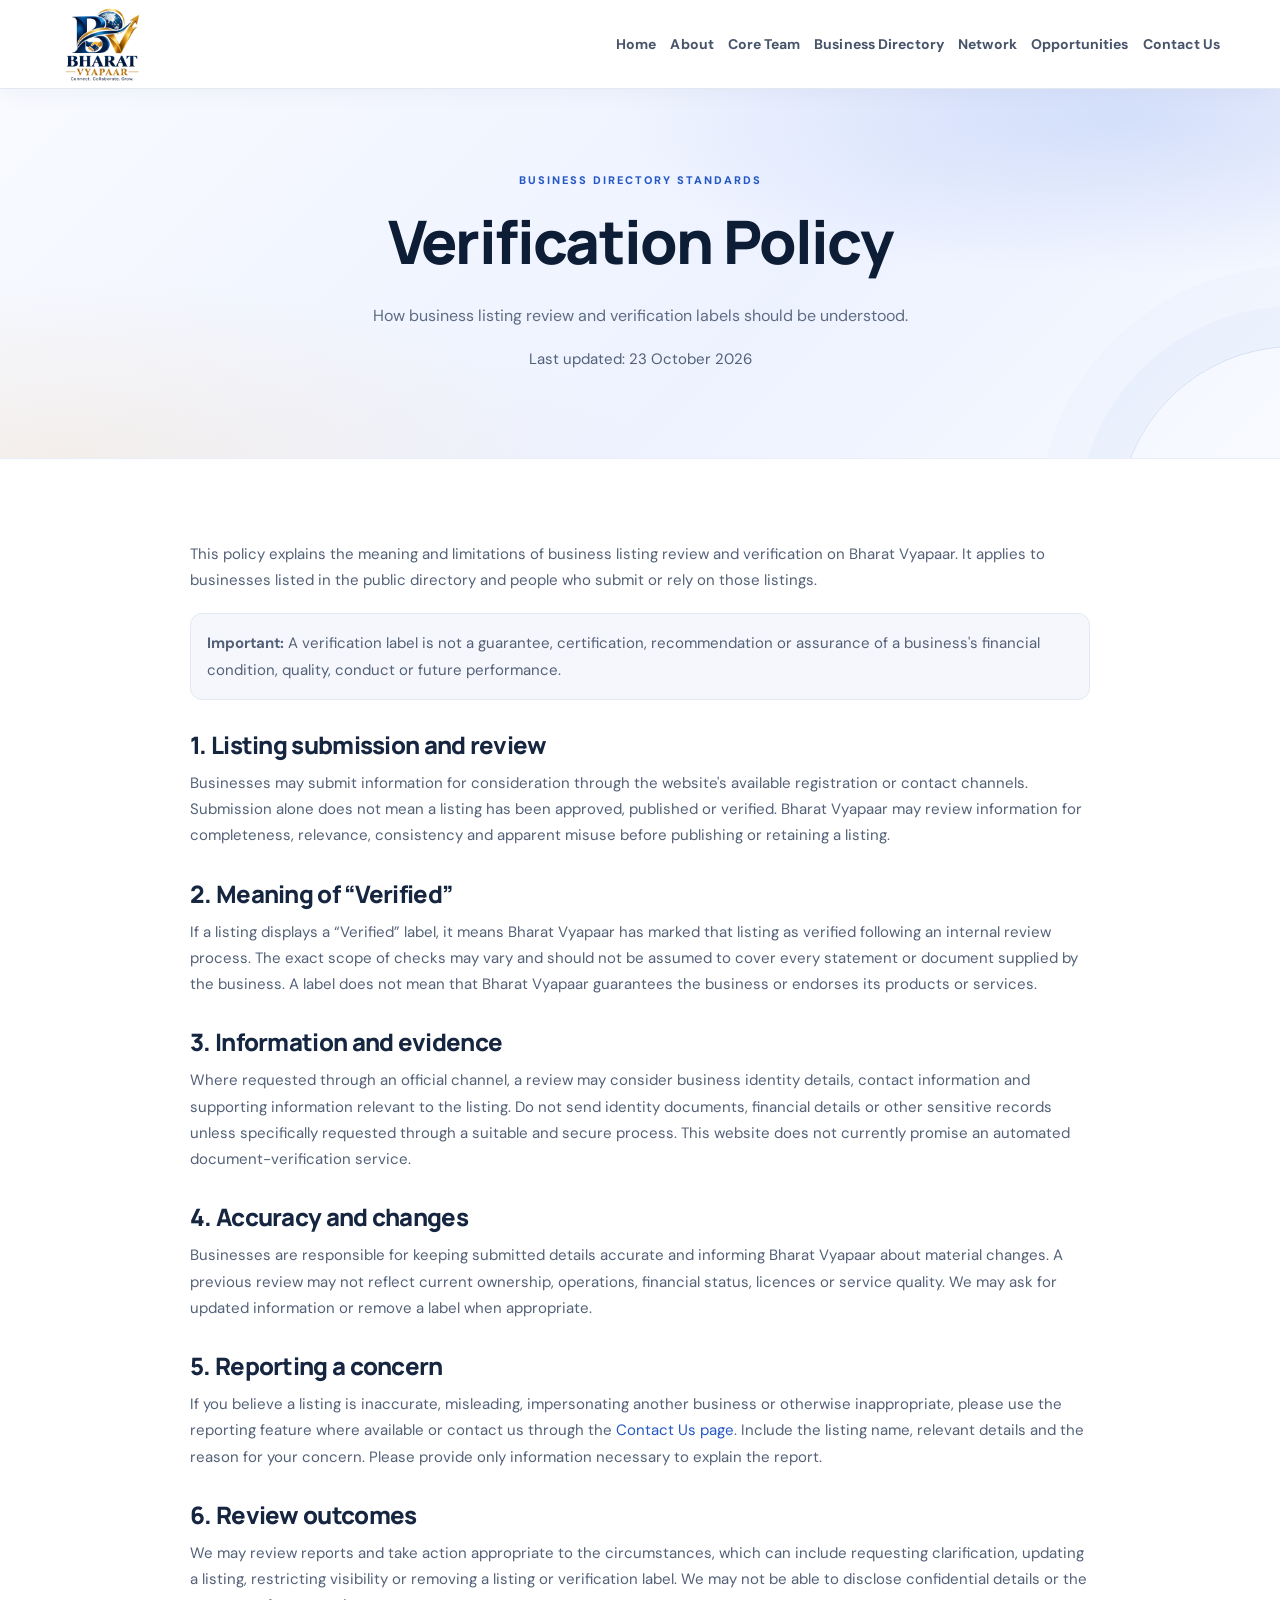
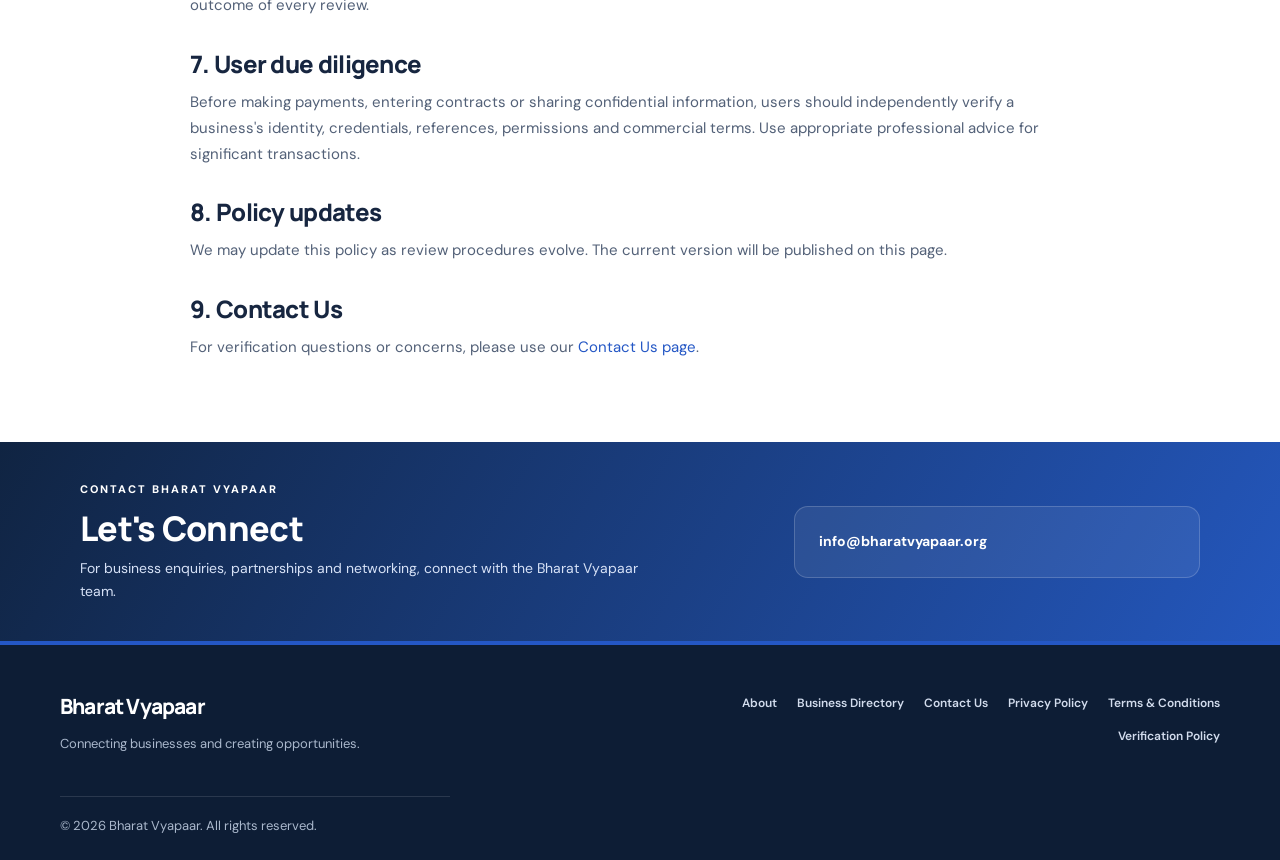
<file: verification-policy.html>
<!DOCTYPE html>
<html lang="en">
<head><meta charset="UTF-8"><meta name="viewport" content="width=device-width, initial-scale=1.0"><meta name="description" content="Understand how business listing review and verification labels work on Bharat Vyapaar."><meta name="theme-color" content="#102b46"><title>Verification Policy | Bharat Vyapaar</title><link rel="icon" type="image/png" href="assets/bharat-vyapaar-logo.png"><link rel="stylesheet" href="styles.css?v=19"><style>.legal-content{max-width:900px;margin:0 auto}.legal-content h2{font-size:24px;margin:30px 0 10px}.legal-content ul{padding-left:24px;margin:8px 0 18px}.legal-content li{margin-bottom:7px}.legal-note{background:#f5f7fc;border:1px solid #e3e9f3;border-radius:12px;padding:16px;margin:20px 0}</style></head>
<body><header class="site-header"><div class="container nav-container"><a class="logo" href="index.html" aria-label="Bharat Vyapaar home"><img src="assets/bharat-vyapaar-logo.png?v=7" alt="Bharat Vyapaar" style="display:block;width:84px !important;max-width:84px !important;height:84px !important;object-fit:contain !important;flex:0 0 84px"></a><button class="menu-toggle" id="menuToggle" type="button" aria-label="Toggle navigation" aria-expanded="false">☰</button><nav class="main-nav" id="mainNav">
        <a href="/">Home</a>
        <a href="/about">About</a>
        <a href="/team">Core Team</a>
        <a href="/directory">Business Directory</a>
        <a href="/network">Network</a>
        <a href="/opportunities">Opportunities</a>
        <a href="/contact">Contact Us</a>
      </nav></div></header>
<main><section class="hero"><div class="container hero-content"><p class="eyebrow">BUSINESS DIRECTORY STANDARDS</p><h1>Verification Policy</h1><p class="hero-description">How business listing review and verification labels should be understood.</p><p>Last updated: 23 October 2026</p></div></section><section class="section"><div class="container legal-content">
<p>This policy explains the meaning and limitations of business listing review and verification on Bharat Vyapaar. It applies to businesses listed in the public directory and people who submit or rely on those listings.</p><div class="legal-note"><strong>Important:</strong> A verification label is not a guarantee, certification, recommendation or assurance of a business's financial condition, quality, conduct or future performance.</div>
<h2>1. Listing submission and review</h2><p>Businesses may submit information for consideration through the website's available registration or contact channels. Submission alone does not mean a listing has been approved, published or verified. Bharat Vyapaar may review information for completeness, relevance, consistency and apparent misuse before publishing or retaining a listing.</p>
<h2>2. Meaning of “Verified”</h2><p>If a listing displays a “Verified” label, it means Bharat Vyapaar has marked that listing as verified following an internal review process. The exact scope of checks may vary and should not be assumed to cover every statement or document supplied by the business. A label does not mean that Bharat Vyapaar guarantees the business or endorses its products or services.</p>
<h2>3. Information and evidence</h2><p>Where requested through an official channel, a review may consider business identity details, contact information and supporting information relevant to the listing. Do not send identity documents, financial details or other sensitive records unless specifically requested through a suitable and secure process. This website does not currently promise an automated document-verification service.</p>
<h2>4. Accuracy and changes</h2><p>Businesses are responsible for keeping submitted details accurate and informing Bharat Vyapaar about material changes. A previous review may not reflect current ownership, operations, financial status, licences or service quality. We may ask for updated information or remove a label when appropriate.</p>
<h2>5. Reporting a concern</h2><p>If you believe a listing is inaccurate, misleading, impersonating another business or otherwise inappropriate, please use the reporting feature where available or contact us through the <a href="contact.html">Contact Us page</a>. Include the listing name, relevant details and the reason for your concern. Please provide only information necessary to explain the report.</p>
<h2>6. Review outcomes</h2><p>We may review reports and take action appropriate to the circumstances, which can include requesting clarification, updating a listing, restricting visibility or removing a listing or verification label. We may not be able to disclose confidential details or the outcome of every review.</p>
<h2>7. User due diligence</h2><p>Before making payments, entering contracts or sharing confidential information, users should independently verify a business's identity, credentials, references, permissions and commercial terms. Use appropriate professional advice for significant transactions.</p>
<h2>8. Policy updates</h2><p>We may update this policy as review procedures evolve. The current version will be published on this page.</p>
<h2>9. Contact Us</h2><p>For verification questions or concerns, please use our <a href="contact.html">Contact Us page</a>.</p>
</div></section></main>

  <section class="global-contact" aria-labelledby="globalContactTitle">
    <div class="container global-contact-inner">
      <div class="global-contact-copy">
        <p class="eyebrow">CONTACT BHARAT VYAPAAR</p>
        <h2 id="globalContactTitle">Let's Connect</h2>
        <p>For business enquiries, partnerships and networking, connect with the Bharat Vyapaar team.</p>
      </div>
      <div class="global-contact-details">
        <a href="mailto:info@bharatvyapaar.org">info@bharatvyapaar.org</a>
      </div>
    </div>
  </section>
<footer class="site-footer"><div class="container footer-content"><div><a class="logo footer-logo" href="index.html">Bharat Vyapaar</a><p>Connecting businesses and creating opportunities.</p></div><nav class="footer-links" aria-label="Footer navigation"><a href="about.html">About</a><a href="directory.html">Business Directory</a><a href="contact.html">Contact Us</a><a href="privacy-policy.html">Privacy Policy</a><a href="terms.html">Terms &amp; Conditions</a><a href="verification-policy.html">Verification Policy</a></nav><p class="copyright">© <span id="currentYear"></span> Bharat Vyapaar. All rights reserved.</p></div></footer><script src="script.js"></script></body></html>
</file>
<file: styles.css>
@import url("https://fonts.googleapis.com/css2?family=DM+Sans:wght@400;500;600;700;800&family=Manrope:wght@400;500;600;700;800&display=swap");

:root {
  --primary: #2457c5;
  --primary-dark: #173d96;
  --navy: #0d1d35;
  --ink: #172640;
  --text: #536178;
  --muted: #758198;
  --light: #f5f7fc;
  --border: #e3e9f3;
  --white: #fff;
  --gold: #efb15e;
  --shadow: 0 16px 42px rgba(15, 37, 77, .08);
  --radius: 18px;
  --container: 1160px;
}

* {
  box-sizing: border-box;
  margin: 0;
  padding: 0;
}

html {
  scroll-behavior: smooth;
  scroll-padding-top: 100px;
}

body {
  font-family: "DM Sans", Arial, sans-serif;
  font-size: 15px;
  line-height: 1.75;
  color: var(--text);
  background: var(--white);
  -webkit-font-smoothing: antialiased;
}

img {
  display: block;
  max-width: 100%;
  height: auto;
}

a {
  color: var(--primary);
  text-decoration: none;
  transition: color .2s ease, background .2s ease, transform .2s ease;
}

a:hover {
  color: var(--primary-dark);
}

button,
input,
select,
textarea {
  font: inherit;
}

button {
  cursor: pointer;
}

h1,
h2,
h3,
h4 {
  color: var(--ink);
  font-family: "Manrope", "DM Sans", sans-serif;
  font-weight: 800;
  line-height: 1.25;
  letter-spacing: -.7px;
}

h1 {
  font-size: clamp(36px, 5vw, 60px);
  letter-spacing: -1.8px;
}

h2 {
  font-size: clamp(28px, 3.5vw, 41px);
}

h3 {
  font-size: 19px;
}

p {
  margin-bottom: 14px;
}

p:last-child {
  margin-bottom: 0;
}

.container {
  width: min(var(--container), calc(100% - 48px));
  margin-inline: auto;
}

/* HEADER */

.site-header {
  position: sticky;
  top: 0;
  z-index: 1000;
  background: rgba(255, 255, 255, .96);
  backdrop-filter: blur(16px);
  border-bottom: 1px solid var(--border);
  box-shadow: 0 4px 22px rgba(15, 37, 77, .04);
}

.nav-container {
  min-height: 78px;
  display: flex;
  align-items: center;
  justify-content: space-between;
  gap: 24px;
}

.logo {
  display: inline-flex;
  align-items: center;
  color: var(--navy);
  font-family: "Manrope", sans-serif;
  font-size: 21px;
  font-weight: 800;
  letter-spacing: -.8px;
  line-height: 1.25;
  white-space: nowrap;
}

.logo:hover {
  color: var(--primary);
}

.main-nav {
  display: flex;
  align-items: center;
  justify-content: flex-end;
  gap: 19px;
}

.main-nav a {
  color: #45536a;
  font-size: 12px;
  font-weight: 700;
  white-space: nowrap;
}

.main-nav a:hover,
.main-nav a[aria-current="page"] {
  color: var(--primary);
}

.main-nav .nav-cta {
  padding: 11px 16px;
  color: var(--white);
  background: var(--primary);
  border-radius: 9px;
  box-shadow: 0 7px 18px rgba(36, 87, 197, .16);
}

.main-nav .nav-cta:hover {
  color: var(--white);
  background: var(--primary-dark);
  transform: translateY(-1px);
}

.menu-toggle {
  display: none;
  align-items: center;
  justify-content: center;
  width: 44px;
  height: 44px;
  border: 1px solid var(--border);
  border-radius: 10px;
  color: var(--navy);
  background: var(--light);
  font-size: 23px;
}

/* HERO SECTIONS */

.hero {
  position: relative;
  display: flex;
  align-items: center;
  min-height: 310px;
  padding: 82px 0 86px;
  overflow: hidden;
  background:
    radial-gradient(ellipse at 88% 8%, rgba(65, 112, 225, .16), transparent 33%),
    radial-gradient(ellipse at 4% 100%, rgba(239, 177, 94, .12), transparent 34%),
    linear-gradient(135deg, #f8faff 0%, #edf2ff 60%, #f8faff 100%);
  border-bottom: 1px solid #e9eef8;
}

.hero::after {
  content: "";
  position: absolute;
  width: 350px;
  height: 350px;
  right: -190px;
  bottom: -240px;
  border: 1px solid rgba(36, 87, 197, .15);
  border-radius: 50%;
  box-shadow:
    0 0 0 40px rgba(36, 87, 197, .025),
    0 0 0 80px rgba(36, 87, 197, .02);
  pointer-events: none;
}

.hero-content {
  position: relative;
  z-index: 1;
  width: 100%;
}

.hero-content h1 {
  max-width: 850px;
  margin: 12px 0 22px;
  color: var(--navy);
}

.hero-description {
  max-width: 700px;
  color: #5e6c83;
  font-size: 16px;
  line-height: 1.9;
}

.eyebrow {
  color: var(--primary);
  font-size: 11px;
  font-weight: 800;
  letter-spacing: 2px;
  text-transform: uppercase;
}

.hero-actions {
  display: flex;
  align-items: center;
  flex-wrap: wrap;
  gap: 13px;
  margin-top: 28px;
}

/* BUTTONS */

.btn {
  display: inline-flex;
  align-items: center;
  justify-content: center;
  gap: 9px;
  min-height: 48px;
  padding: 12px 21px;
  border: 1px solid transparent;
  border-radius: 10px;
  font-size: 13px;
  font-weight: 800;
  text-align: center;
  line-height: 1.4;
  transition: transform .2s ease, box-shadow .2s ease, background .2s ease;
}

.btn:hover {
  transform: translateY(-2px);
}

.btn-primary {
  color: var(--white);
  background: var(--primary);
  border-color: var(--primary);
  box-shadow: 0 8px 20px rgba(36, 87, 197, .18);
}

.btn-primary:hover {
  color: var(--white);
  background: var(--primary-dark);
  border-color: var(--primary-dark);
  box-shadow: 0 12px 25px rgba(36, 87, 197, .23);
}

.btn-secondary {
  color: var(--navy);
  background: var(--white);
  border-color: #d8e1ef;
}

.btn-secondary:hover {
  color: var(--primary);
  background: #f7f9ff;
  border-color: #b9caee;
}

/* GENERAL SECTIONS */

.section {
  padding: 82px 0;
}

.section-highlight {
  position: relative;
  overflow: hidden;
  background:
    radial-gradient(ellipse at 95% 0%, rgba(80, 124, 226, .1), transparent 32%),
    linear-gradient(135deg, #f2f6ff, #f9fbff);
  border-top: 1px solid #e8eef9;
  border-bottom: 1px solid #e8eef9;
}

.section-heading {
  max-width: 760px;
  margin: 0 auto 43px;
  text-align: center;
}

.section-heading .eyebrow {
  display: block;
  margin-bottom: 13px;
}

.section-heading h2 {
  margin-bottom: 14px;
}

.section-heading > p:not(.eyebrow) {
  color: var(--muted);
  font-size: 15px;
  line-height: 1.85;
}

.section-heading .btn {
  margin-top: 15px;
}

/* FEATURE CARDS */

.feature-grid {
  display: grid;
  grid-template-columns: repeat(3, minmax(0, 1fr));
  align-items: stretch;
  gap: 23px;
}

.feature-card {
  position: relative;
  display: flex;
  flex-direction: column;
  align-items: flex-start;
  min-width: 0;
  min-height: 205px;
  padding: 29px 27px;
  overflow: hidden;
  background: linear-gradient(155deg, #fff 0%, #f9fbff 100%);
  border: 1px solid var(--border);
  border-radius: var(--radius);
  box-shadow: 0 8px 25px rgba(18, 42, 82, .045);
  transition: transform .22s ease, box-shadow .22s ease, border-color .22s ease;
}

.feature-card::before {
  content: "";
  position: absolute;
  top: 0;
  left: 0;
  width: 100%;
  height: 4px;
  background: linear-gradient(90deg, var(--primary), var(--gold));
}

.feature-card:hover {
  transform: translateY(-5px);
  border-color: #c4d3f3;
  box-shadow: var(--shadow);
}

.feature-card h3 {
  margin: 7px 0 12px;
  font-size: 19px;
}

.feature-card p {
  color: var(--muted);
  font-size: 14px;
  line-height: 1.85;
}

.feature-card a {
  display: inline-flex;
  align-items: center;
  gap: 7px;
  margin-top: auto;
  padding-top: 12px;
  color: var(--primary);
  font-size: 13px;
  font-weight: 800;
}

/* HIGHLIGHT / CALL TO ACTION */

.highlight-content {
  display: flex;
  align-items: center;
  justify-content: space-between;
  gap: 35px;
  padding: 43px;
  color: var(--white);
  background: linear-gradient(120deg, #102442, #2457bd);
  border-radius: 22px;
  box-shadow: 0 18px 45px rgba(16, 43, 89, .15);
}

.highlight-content > div {
  max-width: 760px;
}

.highlight-content .eyebrow {
  color: #ffcf8c;
}

.highlight-content h2 {
  margin: 10px 0 14px;
  color: var(--white);
}

.highlight-content p {
  color: #d7e2f7;
}

.highlight-content .btn-primary {
  flex-shrink: 0;
  color: var(--navy);
  background: var(--white);
  border-color: var(--white);
  box-shadow: none;
}

.highlight-content .btn-primary:hover {
  background: #edf2ff;
}

/* CONTACT AND REGISTRATION FORMS */

.contact-layout {
  display: grid;
  grid-template-columns: minmax(0, .9fr) minmax(0, 1.1fr);
  align-items: start;
  gap: 38px;
}

.contact-info {
  min-width: 0;
  padding: 12px 0;
}

.contact-info h2 {
  margin: 10px 0 16px;
  font-size: clamp(28px, 3vw, 36px);
}

.contact-info > p {
  color: var(--muted);
}

.contact-info-card {
  position: relative;
  margin-top: 16px;
  padding: 21px 22px 21px 25px;
  background: linear-gradient(120deg, #fff, #f8faff);
  border: 1px solid var(--border);
  border-radius: 14px;
}

.contact-info-card::before {
  content: "";
  position: absolute;
  top: 16px;
  bottom: 16px;
  left: 0;
  width: 3px;
  background: linear-gradient(var(--primary), var(--gold));
  border-radius: 5px;
}

.contact-info-card h3 {
  margin-bottom: 8px;
  font-size: 16px;
}

.contact-info-card p {
  color: var(--muted);
  font-size: 13px;
}

.contact-form-container {
  min-width: 0;
  padding: clamp(23px, 3vw, 35px);
  background: var(--white);
  border: 1px solid var(--border);
  border-radius: 20px;
  box-shadow: var(--shadow);
}

.contact-form-container h2 {
  margin-bottom: 11px;
  font-size: 26px;
}

.contact-form-container > p {
  color: var(--muted);
  font-size: 14px;
  margin-bottom: 24px;
}

.form-group {
  min-width: 0;
  margin-bottom: 18px;
}

.form-group label {
  display: block;
  margin-bottom: 7px;
  color: #293953;
  font-size: 13px;
  font-weight: 800;
}

.form-group input,
.form-group select,
.form-group textarea {
  display: block;
  width: 100%;
  min-height: 48px;
  padding: 12px 14px;
  color: var(--ink);
  background: #fbfcff;
  border: 1px solid #dbe3ef;
  border-radius: 10px;
  outline: none;
  font-size: 14px;
  transition: border-color .2s ease, box-shadow .2s ease, background .2s ease;
}

.form-group textarea {
  min-height: 130px;
  resize: vertical;
}

.form-group input::placeholder,
.form-group textarea::placeholder {
  color: #8995a8;
}

.form-group input:focus,
.form-group select:focus,
.form-group textarea:focus {
  background: #fff;
  border-color: #7396ef;
  box-shadow: 0 0 0 4px rgba(36, 87, 197, .09);
}

.form-group input[type="checkbox"] {
  display: inline-block;
  width: 18px;
  min-height: 18px;
  height: 18px;
  margin: 3px 8px 0 0;
  accent-color: var(--primary);
}

.checkbox-label {
  display: flex !important;
  align-items: flex-start;
  gap: 4px;
  font-weight: 500 !important;
}

#formStatus,
#joinStatus,
#partnerStatus {
  margin-top: 14px;
  overflow-wrap: anywhere;
  font-size: 13px;
}

/* BUSINESS DIRECTORY FILTERS */

.directory-filters {
  display: grid;
  grid-template-columns: repeat(2, minmax(0, 1fr));
  gap: 17px;
  margin-bottom: 30px;
  padding: 27px;
  background: #f8faff;
  border: 1px solid var(--border);
  border-radius: 18px;
  box-shadow: 0 8px 25px rgba(18, 42, 82, .04);
}

.directory-filters .form-group {
  margin-bottom: 0;
}

.directory-actions {
  display: flex;
  align-items: center;
  flex-wrap: wrap;
  gap: 11px;
  grid-column: 1 / -1;
}

.directory-results-heading {
  display: flex;
  align-items: center;
  justify-content: space-between;
  gap: 20px;
  margin: 35px 0 24px;
  padding-bottom: 17px;
  border-bottom: 1px solid var(--border);
}

.directory-results-heading h2 {
  margin-bottom: 6px;
  font-size: 28px;
}

.directory-results-heading p {
  color: var(--muted);
  font-size: 13px;
}

.directory-count {
  white-space: nowrap;
  font-size: 13px;
}

.directory-results-heading .directory-count strong {
  color: var(--primary);
}

#results {
  align-items: stretch;
}

#results .business-card {
  position: relative;
  display: flex;
  flex-direction: column;
  align-items: flex-start;
  min-width: 0;
  padding: 25px 23px;
  overflow-wrap: anywhere;
  background: linear-gradient(155deg, #fff, #f9fbff);
  border: 1px solid var(--border);
  border-radius: 17px;
  box-shadow: 0 8px 25px rgba(17, 40, 81, .05);
  transition: transform .22s ease, box-shadow .22s ease, border-color .22s ease;
}

#results .business-card::before {
  content: "";
  display: block;
  width: 40px;
  height: 4px;
  margin-bottom: 16px;
  background: linear-gradient(90deg, var(--primary), var(--gold));
  border-radius: 5px;
}

#results .business-card:hover {
  transform: translateY(-4px);
  border-color: #c4d3f3;
  box-shadow: var(--shadow);
}

.business-card-title {
  margin-bottom: 10px;
  color: var(--ink);
  font-family: "Manrope", sans-serif;
  font-size: 18px;
  font-weight: 800;
  line-height: 1.4;
}

.business-card-description {
  color: var(--text);
  font-size: 13px;
  line-height: 1.8;
  white-space: pre-line;
}

.business-card-segment,
.business-card-location,
.business-card-products,
.business-card-services {
  margin: 6px 0;
  color: #65738a;
  font-size: 12px;
  line-height: 1.8;
}

.business-card-website {
  display: inline-flex;
  margin-top: 14px;
  color: var(--primary);
  font-size: 12px;
  font-weight: 800;
}

.loading-state,
.empty-state {
  grid-column: 1 / -1;
  padding: 30px 20px;
  color: var(--muted);
  background: #f9fbff;
  border: 1px dashed #cbd6e8;
  border-radius: 15px;
  text-align: center;
}

.notice {
  margin: 20px 0;
  padding: 13px 16px;
  overflow-wrap: anywhere;
  border: 1px solid var(--border);
  border-radius: 10px;
}

.notice-info {
  color: #1746a2;
  background: #eef4ff;
  border-color: #cad9ff;
}

.notice-error {
  color: #a52822;
  background: #fff1f0;
  border-color: #ffd0cc;
}

/* ADVISORY TEAM */

#teamGrid .person {
  position: relative;
  min-width: 0;
  padding: 26px 23px;
  overflow: hidden;
  text-align: left;
  background: linear-gradient(155deg, #fff, #f8faff);
  border: 1px solid var(--border);
  border-radius: 18px;
  box-shadow: 0 8px 25px rgba(17, 40, 81, .05);
  transition: transform .22s ease, box-shadow .22s ease, border-color .22s ease;
}

#teamGrid .person::before {
  content: "";
  position: absolute;
  inset: 0 0 auto;
  height: 4px;
  background: linear-gradient(90deg, var(--primary), var(--gold));
}

#teamGrid .person:hover {
  transform: translateY(-4px);
  border-color: #c4d3f3;
  box-shadow: var(--shadow);
}

#teamGrid .avatar,
#teamGrid .team-photo {
  display: grid;
  place-items: center;
  width: 76px;
  height: 76px;
  margin: 0 0 17px;
  border-radius: 50%;
  object-fit: cover;
}

#teamGrid .avatar {
  color: #fff;
  background: linear-gradient(135deg, #1d428f, #3974e5);
  font-family: "Manrope", sans-serif;
  font-size: 22px;
  font-weight: 800;
  box-shadow: 0 7px 18px rgba(36, 87, 197, .2);
}

#teamGrid .person h3 {
  margin-bottom: 5px;
  color: var(--ink);
  font-size: 18px;
  line-height: 1.4;
}

#teamGrid .person .city {
  color: var(--muted);
  font-size: 12px;
}

#teamGrid .person .team-bio {
  margin-top: 12px;
  padding-top: 12px;
  color: var(--text);
  border-top: 1px solid var(--border);
  font-size: 13px;
  line-height: 1.75;
}

/* FOOTER */

.site-footer {
  padding: 48px 0 22px;
  color: #d9e2f0;
  background: var(--navy);
  border-top: 4px solid var(--primary);
}

.footer-content {
  display: grid;
  grid-template-columns: 1.2fr 1fr;
  align-items: start;
  gap: 30px;
}

.footer-logo {
  margin-bottom: 14px;
  color: var(--white);
}

.footer-logo:hover {
  color: #dbe7ff;
}

.site-footer p {
  max-width: 390px;
  color: #aab8cc;
  font-size: 13px;
}

.footer-links {
  display: flex;
  flex-wrap: wrap;
  justify-content: flex-end;
  gap: 12px 20px;
}

.footer-links a {
  color: #d2dced;
  font-size: 12px;
  font-weight: 600;
}

.footer-links a:hover {
  color: var(--white);
}

.copyright {
  grid-column: 1 / -1;
  margin-top: 10px;
  padding-top: 18px;
  color: #aab8cc;
  border-top: 1px solid rgba(255, 255, 255, .12);
  font-size: 12px;
}

/* ACCESSIBILITY */

[hidden] {
  display: none !important;
}

:focus-visible {
  outline: 3px solid rgba(239, 177, 94, .9);
  outline-offset: 3px;
}

::selection {
  color: var(--white);
  background: var(--primary);
}

/* TABLET */

@media (max-width: 1050px) {
  .nav-container {
    gap: 15px;
  }

  .main-nav {
    gap: 11px;
  }

  .main-nav a {
    font-size: 11px;
  }

  .logo {
    font-size: 19px;
  }

  .feature-grid {
    grid-template-columns: repeat(2, minmax(0, 1fr));
  }
}

/* MOBILE NAVIGATION */

@media (max-width: 800px) {
  .nav-container {
    min-height: 70px;
  }

  .menu-toggle {
    display: inline-flex;
    flex-shrink: 0;
  }

  .main-nav {
    position: absolute;
    top: calc(100% + 1px);
    left: 0;
    right: 0;
    display: none;
    align-items: stretch;
    flex-direction: column;
    gap: 0;
    max-height: calc(100vh - 70px);
    padding: 12px 20px 20px;
    overflow-y: auto;
    background: var(--white);
    border: 1px solid var(--border);
    border-top: 0;
    box-shadow: 0 18px 35px rgba(14, 35, 73, .12);
  }

  .main-nav.active {
    display: flex;
  }

  .main-nav a {
    padding: 12px 10px;
    font-size: 13px;
    white-space: normal;
  }

  .main-nav .nav-cta {
    margin-top: 8px;
    text-align: center;
  }

  .hero {
    min-height: 0;
    padding: 62px 0 65px;
  }

  .section {
    padding: 62px 0;
  }

  .contact-layout {
    grid-template-columns: 1fr;
    gap: 28px;
  }

  .highlight-content {
    align-items: flex-start;
    flex-direction: column;
    padding: 32px 26px;
  }

  .footer-content {
    grid-template-columns: 1fr;
  }

  .footer-links {
    justify-content: flex-start;
  }

  .copyright {
    grid-column: auto;
  }
}

/* SMALL MOBILE */

@media (max-width: 560px) {
  body {
    font-size: 14px;
  }

  .container {
    width: calc(100% - 32px);
  }

  .logo {
    font-size: 18px;
  }

  .hero {
    padding: 52px 0 55px;
  }

  h1 {
    font-size: clamp(34px, 10vw, 46px);
    letter-spacing: -1.2px;
  }

  h2 {
    font-size: 28px;
  }

  .hero-description {
    font-size: 14px;
  }

  .hero-actions {
    align-items: stretch;
    flex-direction: column;
  }

  .hero-actions .btn {
    width: 100%;
  }

  .section {
    padding: 50px 0;
  }

  .section-heading {
    margin-bottom: 30px;
  }

  .feature-grid {
    grid-template-columns: 1fr;
    gap: 15px;
  }

  .feature-card {
    min-height: 0;
    padding: 24px 22px;
  }

  .contact-form-container {
    padding: 23px 18px;
  }

  .directory-filters {
    grid-template-columns: 1fr;
    padding: 18px;
  }

  .directory-actions {
    align-items: stretch;
    flex-direction: column;
  }

  .directory-actions .btn {
    width: 100%;
  }

  .directory-results-heading {
    align-items: flex-start;
    flex-direction: column;
    gap: 8px;
  }

  #results .business-card {
    padding: 21px;
  }

  #teamGrid .person {
    padding: 24px 21px;
  }

  .site-footer {
    padding-top: 38px;
  }
}

/* REDUCED MOTION */

@media (prefers-reduced-motion: reduce) {
  *,
  *::before,
  *::after {
    scroll-behavior: auto !important;
    transition-duration: .01ms !important;
    animation-duration: .01ms !important;
    animation-iteration-count: 1 !important;
  }
}


/* BRAND, HERO ALIGNMENT AND RESPONSIVE NAVIGATION FIXES */
.logo img,
.site-logo {
  display: block;
  width: 224px;
  max-width: 100%;
  height: auto;
}

.hero .hero-content {
  text-align: center;
  margin-inline: auto;
}

.hero .hero-content h1,
.hero .hero-content .hero-description {
  margin-left: auto;
  margin-right: auto;
}

.hero .hero-content .hero-actions {
  justify-content: center;
}

.hero .hero-content > .btn {
  display: flex;
  width: fit-content;
  margin: 28px auto 0;
}

@media (min-width: 781px) {
  .site-header .nav-container {
    gap: 20px;
  }

  .site-header .main-nav {
    flex: 1;
    justify-content: flex-end;
    gap: clamp(10px, 1.25vw, 19px);
  }

  .site-header .main-nav a {
    font-size: clamp(11px, .85vw, 13px);
  }
}

@media (max-width: 780px) {
  .site-header {
    position: sticky;
  }

  .site-header .nav-container {
    position: relative;
    min-height: 70px;
    gap: 12px;
  }

  .site-header .logo {
    flex: 0 1 auto;
    min-width: 0;
    max-width: calc(100% - 58px);
  }

  .site-header .logo img,
  .site-header .site-logo {
    width: 205px;
  }

  .site-header .menu-toggle {
    display: inline-flex;
    flex: 0 0 44px;
    margin-left: auto;
  }

  .site-header .main-nav {
    display: none;
    position: absolute;
    top: 100%;
    left: -16px;
    right: -16px;
    z-index: 1001;
    padding: 12px 20px 20px;
    background: #fff;
    border-bottom: 1px solid var(--border);
    box-shadow: 0 18px 28px rgba(15, 37, 77, .12);
    flex-direction: column;
    align-items: stretch;
    justify-content: flex-start;
    gap: 2px;
    max-height: calc(100vh - 70px);
    overflow-y: auto;
  }

  .site-header .main-nav.active {
    display: flex;
  }

  .site-header .main-nav a {
    display: block;
    width: 100%;
    padding: 12px 10px;
    font-size: 14px;
    line-height: 1.4;
    white-space: normal;
    border-radius: 8px;
  }

  .site-header .main-nav .nav-cta {
    margin-top: 8px;
    text-align: center;
    padding: 13px 16px;
  }

  .hero {
    padding: 60px 0;
  }

  .hero .hero-content h1 {
    font-size: clamp(34px, 8vw, 48px);
    letter-spacing: -1.2px;
  }

  .hero .hero-content .hero-description {
    max-width: 620px;
    font-size: 15px;
  }

  .hero .hero-content .hero-actions {
    align-items: center;
  }
}

@media (max-width: 420px) {
  .site-header .logo img,
  .site-header .site-logo {
    width: 184px;
  }

  .hero .hero-content h1 {
    font-size: clamp(31px, 8.5vw, 38px);
  }

  .hero .hero-content .hero-actions .btn {
    width: 100%;
    max-width: 320px;
  }
}


/* Ensure the Bharat Vyapaar brand image remains visible across all pages */
.site-header .logo {
  display: inline-flex !important;
  align-items: center;
  flex: 0 0 auto;
  min-width: 0;
  text-decoration: none;
}
.site-header .logo img {
  display: block !important;
  visibility: visible !important;
  opacity: 1 !important;
  width: 230px !important;
  max-width: min(40vw, 230px) !important;
  min-width: 150px;
  height: auto !important;
  object-fit: contain;
}
@media (max-width: 780px) {
  .site-header .logo img {
    width: 205px !important;
    max-width: min(65vw, 205px) !important;
    min-width: 130px;
  }
}
@media (max-width: 420px) {
  .site-header .logo img {
    width: 178px !important;
    max-width: 58vw !important;
    min-width: 120px;
  }
}


/* Header logo compactness and navigation readability */
.site-header .logo img,
.site-header .site-logo {
  width: 168px !important;
  max-width: 168px !important;
  min-width: 0 !important;
  height: auto !important;
}

.site-header .nav-container {
  gap: 18px;
}

.site-header .main-nav {
  gap: clamp(12px, 1.25vw, 20px);
}

.site-header .main-nav a {
  font-size: 14px !important;
  font-weight: 700 !important;
  letter-spacing: 0.05px;
}

.site-header .main-nav .nav-cta {
  font-size: 14px !important;
  font-weight: 700 !important;
}

@media (max-width: 1000px) and (min-width: 781px) {
  .site-header .logo img,
  .site-header .site-logo {
    width: 145px !important;
    max-width: 145px !important;
  }
  .site-header .main-nav {
    gap: 9px;
  }
  .site-header .main-nav a {
    font-size: 12px !important;
  }
}

@media (max-width: 780px) {
  .site-header .logo img,
  .site-header .site-logo {
    width: 170px !important;
    max-width: 170px !important;
  }
}


/* Compact site header: half-size logo and balanced navigation */
.site-header .logo img,
.site-header .site-logo {
  width: 84px !important;
  max-width: 84px !important;
  min-width: 0 !important;
  height: auto !important;
}

.site-header .nav-container {
  min-height: 88px;
  align-items: center;
  gap: 22px;
}

.site-header .logo {
  display: inline-flex !important;
  align-items: center;
  flex: 0 0 84px;
  width: 84px;
}

.site-header .main-nav {
  flex: 1 1 auto;
  align-items: center;
  justify-content: flex-end;
  gap: clamp(10px, 1.1vw, 17px);
}

.site-header .main-nav a {
  font-size: 13px !important;
  font-weight: 700 !important;
  line-height: 1.2;
  white-space: nowrap;
}

.site-header .main-nav .nav-cta {
  padding: 12px 16px;
  font-size: 13px !important;
}

@media (max-width: 1100px) and (min-width: 781px) {
  .site-header .nav-container {
    gap: 14px;
  }
  .site-header .logo,
  .site-header .logo img,
  .site-header .site-logo {
    width: 76px !important;
    max-width: 76px !important;
    flex-basis: 76px;
  }
  .site-header .main-nav {
    gap: 8px;
  }
  .site-header .main-nav a {
    font-size: 11px !important;
  }
  .site-header .main-nav .nav-cta {
    padding: 10px 11px;
    font-size: 11px !important;
  }
}

@media (max-width: 780px) {
  .site-header .nav-container {
    min-height: 70px;
    gap: 12px;
  }
  .site-header .logo,
  .site-header .logo img,
  .site-header .site-logo {
    width: 84px !important;
    max-width: 84px !important;
    flex-basis: 84px;
  }
  .site-header .main-nav {
    gap: 2px;
  }
  .site-header .main-nav a {
    font-size: 14px !important;
  }
}


/* HOMEPAGE: corporate handshake hero background and matching neutral palette */
body.homepage {
  background: #f4f5f7;
  color: #344256;
}

.homepage .hero {
  isolation: isolate;
  min-height: 520px;
  background-image:
    linear-gradient(90deg, rgba(248, 250, 253, .94) 0%, rgba(248, 250, 253, .86) 48%, rgba(248, 250, 253, .54) 100%),
    url("assets/bharat-vyapaar-home-hero.webp");
  background-size: cover;
  background-position: center 44%;
  background-repeat: no-repeat;
  border-bottom: 1px solid #dce2e9;
}

.homepage .hero::after {
  border-color: rgba(13, 29, 53, .12);
  box-shadow:
    0 0 0 40px rgba(13, 29, 53, .025),
    0 0 0 80px rgba(13, 29, 53, .018);
}

.homepage .hero h1,
.homepage .hero .highlight {
  color: #102746;
  text-shadow: 0 1px 1px rgba(255,255,255,.25);
}

.homepage .hero .hero-description,
.homepage .hero .hero-note {
  color: #394b61;
}

.homepage main {
  background: #f4f5f7;
}

.homepage .section {
  background-color: #f4f5f7;
}

.homepage .section:nth-of-type(even) {
  background-color: #ffffff;
}

.homepage .visual-main,
.homepage .floating-badge {
  background-color: rgba(255, 255, 255, .94);
  backdrop-filter: blur(8px);
}

@media (max-width: 780px) {
  .homepage .hero {
    min-height: 0;
    background-position: 55% center;
    background-image:
      linear-gradient(180deg, rgba(248, 250, 253, .88) 0%, rgba(248, 250, 253, .93) 100%),
      url("assets/bharat-vyapaar-home-hero.webp");
  }
}


/* ABOUT PAGE: planning image hero and coordinated neutral background */
body.about-page {
  background: #f2f3f5;
  color: #344256;
}

.about-page .hero {
  isolation: isolate;
  min-height: 420px;
  background-image:
    linear-gradient(90deg, rgba(248, 249, 251, .95) 0%, rgba(248, 249, 251, .89) 46%, rgba(248, 249, 251, .58) 100%),
    url("assets/bharat-vyapaar-about-hero.webp");
  background-size: cover;
  background-position: center 48%;
  background-repeat: no-repeat;
  border-bottom: 1px solid #dce1e7;
}

.about-page .hero::after {
  border-color: rgba(13, 29, 53, .1);
  box-shadow:
    0 0 0 40px rgba(13, 29, 53, .022),
    0 0 0 80px rgba(13, 29, 53, .016);
}

.about-page .hero h1,
.about-page .hero .highlight {
  color: #102746;
}

.about-page .hero .hero-description {
  color: #394b61;
}

.about-page main {
  background: #f2f3f5;
}

.about-page .section {
  background-color: #f2f3f5;
}

.about-page .section:nth-of-type(even) {
  background-color: #ffffff;
}

.about-page .card,
.about-page .value-card,
.about-page .content-card {
  border-color: #e0e4e9;
}

@media (max-width: 780px) {
  .about-page .hero {
    min-height: 0;
    background-position: 53% center;
    background-image:
      linear-gradient(180deg, rgba(248, 249, 251, .89) 0%, rgba(248, 249, 251, .94) 100%),
      url("assets/bharat-vyapaar-about-hero.webp");
  }
}


/* TEAM + BUSINESS DIRECTORY hero backgrounds */
body.team-page,
body.directory-page {
  background: #f1f3f5;
  color: #26364b;
}

.team-page .hero,
.directory-page .hero {
  isolation: isolate;
  min-height: 420px;
  background-size: cover;
  background-repeat: no-repeat;
  border-bottom: 1px solid #d8dee7;
}

.team-page .hero {
  background-image:
    linear-gradient(90deg, rgba(246, 248, 251, .91) 0%, rgba(246, 248, 251, .82) 48%, rgba(246, 248, 251, .50) 100%),
    url("assets/bharat-vyapaar-team-hero.webp");
  background-position: center 45%;
}

.directory-page .hero {
  background-image:
    linear-gradient(90deg, rgba(246, 248, 251, .90) 0%, rgba(246, 248, 251, .79) 52%, rgba(246, 248, 251, .42) 100%),
    url("assets/bharat-vyapaar-directory-hero.webp");
  background-position: center 48%;
}

.team-page .hero h1,
.directory-page .hero h1,
.team-page .hero .highlight,
.directory-page .hero .highlight {
  color: #102746;
  text-shadow: 0 1px 1px rgba(255,255,255,.25);
}

.team-page .hero .hero-description,
.directory-page .hero .hero-description {
  color: #35465b;
}

.team-page main,
.directory-page main {
  background: #f1f3f5;
}

.team-page .section,
.directory-page .section {
  background-color: #f1f3f5;
}

.team-page .section:nth-of-type(even),
.directory-page .section:nth-of-type(even) {
  background-color: #ffffff;
}

.team-page .person,
.team-page .advisor-card,
.directory-page .business-card {
  border-color: #dfe4eb;
}

@media (max-width: 780px) {
  .team-page .hero,
  .directory-page .hero {
    min-height: 0;
    background-position: center;
    background-image:
      linear-gradient(180deg, rgba(246, 248, 251, .88) 0%, rgba(246, 248, 251, .94) 100%),
      url("assets/bharat-vyapaar-team-hero.webp");
  }
  .directory-page .hero {
    background-image:
      linear-gradient(180deg, rgba(246, 248, 251, .88) 0%, rgba(246, 248, 251, .94) 100%),
      url("assets/bharat-vyapaar-directory-hero.webp");
  }
}

/* NETWORK PAGE: monochrome connection-network hero */
body.network-page {
  background: #f2f3f5;
  color: #172337;
}
.network-page .hero {
  min-height: 440px;
  isolation: isolate;
  background-image:
    linear-gradient(90deg, rgba(12, 17, 25, .82) 0%, rgba(12, 17, 25, .66) 54%, rgba(12, 17, 25, .30) 100%),
    url("assets/bharat-vyapaar-network-hero.png");
  background-size: cover;
  background-position: center;
  background-repeat: no-repeat;
  border-bottom: 1px solid #d8dde5;
}
.network-page .hero .eyebrow {
  color: #e8bd68;
}
.network-page .hero h1 {
  color: #fff;
  text-shadow: 0 2px 16px rgba(0, 0, 0, .28);
}
.network-page .hero .hero-description {
  color: rgba(255, 255, 255, .88);
  max-width: 720px;
}
.network-page .hero .btn-secondary {
  background: rgba(255,255,255,.95);
  color: #172337;
  border-color: rgba(255,255,255,.65);
}
.network-page main,
.network-page .section {
  background: #f2f3f5;
}
.network-page .section:nth-of-type(even),
.network-page .section-highlight {
  background: #e7e9ed;
}
.network-page .feature-card {
  background: #fff;
  border-color: #d9dee6;
}
@media (max-width: 780px) {
  .network-page .hero {
    min-height: 0;
    background-position: center;
    background-image:
      linear-gradient(180deg, rgba(12, 17, 25, .70) 0%, rgba(12, 17, 25, .82) 100%),
      url("assets/bharat-vyapaar-network-hero.png");
  }
}

/* OPPORTUNITIES PAGE: dark leadership and growth hero */
body.opportunities-page {
  background: #f1f2f4;
  color: #202b3d;
}
.opportunities-page .hero {
  min-height: 430px;
  isolation: isolate;
  background-image:
    linear-gradient(90deg, rgba(12, 14, 18, .88) 0%, rgba(12, 14, 18, .72) 50%, rgba(12, 14, 18, .24) 100%),
    url("assets/bharat-vyapaar-opportunities-hero.webp");
  background-size: cover;
  background-position: center 52%;
  background-repeat: no-repeat;
  border-bottom: 1px solid #d7dbe2;
}
.opportunities-page .hero .eyebrow {
  color: #f0bd45;
}
.opportunities-page .hero h1 {
  color: #fff;
  text-shadow: 0 2px 18px rgba(0, 0, 0, .35);
}
.opportunities-page .hero .hero-description {
  color: rgba(255, 255, 255, .88);
}
.opportunities-page .hero .btn-secondary {
  background: rgba(255,255,255,.96);
  color: #172337;
  border-color: rgba(255,255,255,.65);
}
.opportunities-page main,
.opportunities-page .section {
  background: #f1f2f4;
}
.opportunities-page .section:nth-of-type(even),
.opportunities-page .section-highlight {
  background: #e6e8ec;
}
.opportunities-page .feature-card {
  background: #fff;
  border-color: #d9dee5;
}
@media (max-width: 780px) {
  .opportunities-page .hero {
    min-height: 0;
    background-position: 60% center;
    background-image:
      linear-gradient(180deg, rgba(12, 14, 18, .68) 0%, rgba(12, 14, 18, .86) 100%),
      url("assets/bharat-vyapaar-opportunities-hero.webp");
  }
}

/* EVENTS PAGE: monochrome auditorium hero */
body.events-page {
  background: #f1f2f4;
  color: #202b3d;
}
.events-page .hero {
  min-height: 430px;
  isolation: isolate;
  background-image:
    linear-gradient(90deg, rgba(12, 15, 20, .84) 0%, rgba(12, 15, 20, .66) 52%, rgba(12, 15, 20, .28) 100%),
    url("assets/bharat-vyapaar-events-hero.webp");
  background-size: cover;
  background-position: center 48%;
  background-repeat: no-repeat;
  border-bottom: 1px solid #d7dbe2;
}
.events-page .hero .eyebrow {
  color: #e8bd68;
}
.events-page .hero h1 {
  color: #fff;
  text-shadow: 0 2px 18px rgba(0, 0, 0, .35);
}
.events-page .hero .hero-description {
  color: rgba(255, 255, 255, .9);
}
.events-page .hero .btn-secondary {
  background: rgba(255,255,255,.96);
  color: #172337;
  border-color: rgba(255,255,255,.7);
}
.events-page main,
.events-page .section {
  background: #f1f2f4;
}
.events-page .section:nth-of-type(even),
.events-page .section-highlight {
  background: #e6e8ec;
}
.events-page .feature-card,
.events-page .event-card {
  background: #fff;
  border-color: #d9dee5;
}
@media (max-width: 780px) {
  .events-page .hero {
    min-height: 0;
    background-position: 60% center;
    background-image:
      linear-gradient(180deg, rgba(12, 15, 20, .66) 0%, rgba(12, 15, 20, .84) 100%),
      url("assets/bharat-vyapaar-events-hero.webp");
  }
}

/* PARTNERS PAGE: monochrome handshake hero */
body.partners-page {
  background: #f1f2f4;
  color: #202b3d;
}
.partners-page .hero {
  min-height: 430px;
  isolation: isolate;
  background-image:
    linear-gradient(90deg, rgba(12, 15, 20, .82) 0%, rgba(12, 15, 20, .64) 52%, rgba(12, 15, 20, .26) 100%),
    url("assets/bharat-vyapaar-partners-hero.webp");
  background-size: cover;
  background-position: center 48%;
  background-repeat: no-repeat;
  border-bottom: 1px solid #d7dbe2;
}
.partners-page .hero .eyebrow {
  color: #e8bd68;
}
.partners-page .hero h1 {
  color: #fff;
  text-shadow: 0 2px 18px rgba(0, 0, 0, .35);
}
.partners-page .hero .hero-description {
  color: rgba(255, 255, 255, .9);
}
.partners-page .hero .btn-secondary {
  background: rgba(255,255,255,.96);
  color: #172337;
  border-color: rgba(255,255,255,.7);
}
.partners-page main,
.partners-page .section {
  background: #f1f2f4;
}
.partners-page .section:nth-of-type(even),
.partners-page .section-highlight {
  background: #e6e8ec;
}
.partners-page .feature-card,
.partners-page .partner-card {
  background: #fff;
  border-color: #d9dee5;
}
@media (max-width: 780px) {
  .partners-page .hero {
    min-height: 0;
    background-position: 58% center;
    background-image:
      linear-gradient(180deg, rgba(12, 15, 20, .66) 0%, rgba(12, 15, 20, .84) 100%),
      url("assets/bharat-vyapaar-partners-hero.webp");
  }
}

/* CONTACT PAGE: warm, cinematic phone-call hero */
body.contact-page {
  background: #f2f0ed;
  color: #202b3d;
}
.contact-page .hero {
  min-height: 430px;
  isolation: isolate;
  background-image:
    linear-gradient(90deg, rgba(8, 9, 13, .91) 0%, rgba(8, 9, 13, .73) 45%, rgba(8, 9, 13, .18) 100%),
    url("assets/bharat-vyapaar-contact-hero.webp");
  background-size: cover;
  background-position: center 46%;
  background-repeat: no-repeat;
  border-bottom: 1px solid #d8d5d0;
}
.contact-page .hero .eyebrow {
  color: #e9bd70;
}
.contact-page .hero h1 {
  color: #fff;
  text-shadow: 0 2px 18px rgba(0, 0, 0, .38);
}
.contact-page .hero .hero-description {
  color: rgba(255, 255, 255, .9);
}
.contact-page .hero .btn-secondary {
  background: rgba(255,255,255,.96);
  color: #172337;
  border-color: rgba(255,255,255,.7);
}
.contact-page main,
.contact-page .section {
  background: #f2f0ed;
}
.contact-page .section:nth-of-type(even),
.contact-page .section-highlight {
  background: #e8e5e0;
}
.contact-page .feature-card,
.contact-page .contact-card {
  background: #fff;
  border-color: #ddd8d1;
}
@media (max-width: 780px) {
  .contact-page .hero {
    min-height: 0;
    background-position: 62% center;
    background-image:
      linear-gradient(180deg, rgba(8, 9, 13, .48) 0%, rgba(8, 9, 13, .86) 100%),
      url("assets/bharat-vyapaar-contact-hero.webp");
  }
}


/* MOBILE FOOTER LOGO SIZE FIX */
@media (max-width: 560px) {
  footer .brand img {
    width: 120px !important;
    max-width: 120px !important;
    height: auto !important;
  }
}


/* BUSINESS DIRECTORY TRUST FEATURES */
.verified-badge {
  display: inline-flex;
  align-items: center;
  width: fit-content;
  margin: 0 0 12px;
  padding: 5px 10px;
  color: #146c43;
  background: #e9f8ef;
  border: 1px solid #b9e7ca;
  border-radius: 999px;
  font-size: 12px;
  font-weight: 800;
  line-height: 1.5;
}

.report-business-button {
  display: inline-flex;
  align-items: center;
  width: fit-content;
  margin-top: 18px;
  padding: 8px 0;
  color: #6b7280;
  background: transparent;
  border: 0;
  font-size: 12px;
  font-weight: 700;
  text-decoration: underline;
  text-underline-offset: 3px;
}

.report-business-button:hover {
  color: #b42318;
}

.trust-panel {
  margin-top: 54px;
  padding: clamp(24px, 4vw, 42px);
  background: linear-gradient(135deg, #f6f8ff, #fffaf2);
  border: 1px solid var(--border);
  border-radius: 20px;
}

.trust-panel > .eyebrow {
  margin-bottom: 10px;
}

.trust-panel > h2 {
  margin-bottom: 26px;
  font-size: clamp(25px, 3vw, 34px);
}

.trust-grid {
  display: grid;
  grid-template-columns: repeat(3, minmax(0, 1fr));
  gap: 18px;
}

.trust-item {
  padding: 20px;
  background: rgba(255, 255, 255, .9);
  border: 1px solid var(--border);
  border-radius: 14px;
}

.trust-icon {
  display: inline-flex;
  align-items: center;
  justify-content: center;
  width: 34px;
  height: 34px;
  margin-bottom: 12px;
  color: var(--primary);
  background: #edf2ff;
  border-radius: 10px;
  font-weight: 800;
}

.trust-item h3 {
  margin-bottom: 8px;
  font-size: 16px;
}

.trust-item p {
  color: var(--muted);
  font-size: 13px;
  line-height: 1.75;
}

.report-form-panel {
  max-width: 720px;
  margin: 28px auto 0;
  padding: clamp(22px, 4vw, 36px);
  background: #fff;
  border: 1px solid var(--border);
  border-radius: 18px;
  box-shadow: var(--shadow);
}

.report-form-panel[hidden] {
  display: none !important;
}

.report-form-panel h2 {
  margin-bottom: 8px;
  font-size: 26px;
}

.report-form-panel > p {
  margin-bottom: 22px;
  color: var(--muted);
}

.report-form-actions {
  display: flex;
  flex-wrap: wrap;
  gap: 10px;
}

.report-notice {
  margin-top: 14px;
  color: var(--primary-dark);
  font-size: 13px;
  font-weight: 700;
}

@media (max-width: 760px) {
  .trust-grid {
    grid-template-columns: 1fr;
  }
}


/* BUSINESS DIRECTORY PAGINATION */
.directory-pagination {
  display: flex;
  flex-wrap: wrap;
  align-items: center;
  justify-content: space-between;
  gap: 16px;
  margin: 28px 0 8px;
  padding: 18px 0;
  border-top: 1px solid var(--border);
}
.directory-pagination[hidden] { display: none !important; }
.pagination-summary { color: var(--muted); font-size: 13px; }
.pagination-controls { display: flex; flex-wrap: wrap; align-items: center; justify-content: center; gap: 7px; }
.pagination-button {
  min-width: 38px;
  min-height: 38px;
  padding: 8px 12px;
  border: 1px solid var(--border);
  border-radius: 9px;
  background: #fff;
  color: var(--text, #172337);
  font: inherit;
  font-size: 13px;
  font-weight: 700;
  cursor: pointer;
  transition: background .18s ease, color .18s ease, border-color .18s ease;
}
.pagination-button:hover:not(:disabled) { border-color: var(--primary); color: var(--primary); }
.pagination-button.is-active { background: var(--primary); color: #fff; border-color: var(--primary); }
.pagination-button:disabled { opacity: .42; cursor: not-allowed; }
.pagination-ellipsis { padding: 0 3px; color: var(--muted); }
@media (max-width: 600px) {
  .directory-pagination { justify-content: center; }
  .pagination-summary { width: 100%; text-align: center; }
  .pagination-controls { gap: 5px; }
  .pagination-button { min-width: 34px; min-height: 36px; padding: 7px 9px; }
}


/* PREMIUM BUSINESS DIRECTORY CARDS */
#results .business-card {
  position: relative;
  isolation: isolate;
  padding: 28px 25px 23px;
  gap: 0;
  background:
    radial-gradient(circle at 100% 0%, rgba(224, 177, 91, .10), transparent 34%),
    linear-gradient(145deg, #ffffff 0%, #fbfcff 58%, #f5f8ff 100%);
  border: 1px solid #dce4f2;
  border-radius: 20px;
  box-shadow: 0 10px 30px rgba(17, 39, 78, .065), inset 0 1px 0 rgba(255,255,255,.95);
  transition: transform .24s ease, box-shadow .24s ease, border-color .24s ease;
}

#results .business-card::before {
  content: "";
  position: absolute;
  z-index: -1;
  inset: 0 0 auto;
  width: auto;
  height: 5px;
  margin: 0;
  background: linear-gradient(90deg, #1e4db7 0%, #477ce0 54%, #d8ad62 100%);
  border-radius: 20px 20px 0 0;
}

#results .business-card::after {
  content: "";
  position: absolute;
  top: 17px;
  right: 17px;
  width: 34px;
  height: 34px;
  border: 1px solid rgba(30, 77, 183, .09);
  border-radius: 50%;
  background: rgba(255,255,255,.72);
  pointer-events: none;
}

#results .business-card:hover {
  transform: translateY(-5px);
  border-color: #bdcdef;
  box-shadow: 0 18px 38px rgba(22, 48, 92, .12), 0 4px 12px rgba(22, 48, 92, .05);
}

#results .business-card-title {
  max-width: calc(100% - 26px);
  margin: 0 0 11px;
  color: #142744;
  font-size: 19px;
  font-weight: 800;
  letter-spacing: -.35px;
  line-height: 1.38;
}

#results .business-card-description {
  margin: 0 0 14px;
  color: #64728a;
  font-size: 13px;
  line-height: 1.75;
}

#results .business-card-segment,
#results .business-card-location,
#results .business-card-products,
#results .business-card-services {
  display: flex;
  align-items: flex-start;
  gap: 7px;
  width: 100%;
  margin: 5px 0;
  padding: 8px 10px;
  color: #40516b;
  background: rgba(239, 244, 252, .78);
  border: 1px solid rgba(221, 230, 244, .78);
  border-radius: 10px;
  font-size: 12px;
  line-height: 1.55;
}

#results .business-card-segment {
  margin-top: 2px;
}

#results .business-card-website {
  align-self: flex-start;
  margin-top: 13px;
  padding: 8px 12px;
  color: #214fae;
  background: #edf3ff;
  border: 1px solid #dce7ff;
  border-radius: 9px;
  font-size: 12px;
  font-weight: 800;
  text-decoration: none;
}

#results .business-card-website:hover {
  color: #fff;
  background: #214fae;
  border-color: #214fae;
}

#results .business-card .report-business-button {
  margin-top: auto;
  padding: 12px 0 0;
  color: #8b5360;
  font-size: 12px;
  font-weight: 700;
  text-decoration: none;
}

#results .business-card .report-business-button:hover {
  color: #b42318;
  text-decoration: underline;
}

#results .business-card .verified-badge {
  margin: 0 0 13px;
  color: #176446;
  background: linear-gradient(135deg, #e9f9f0, #f3fff7);
  border-color: #c2ead1;
  box-shadow: 0 3px 8px rgba(23, 100, 70, .06);
}

@media (max-width: 600px) {
  #results .business-card {
    padding: 25px 19px 21px;
    border-radius: 17px;
  }
  #results .business-card::before { border-radius: 17px 17px 0 0; }
  #results .business-card-title { font-size: 18px; }
}


/* BUSINESS CARDS: MATCH THE BLUE PREMIUM HERO STYLE */
#results .business-card {
  position: relative;
  display: flex;
  flex-direction: column;
  align-items: flex-start;
  min-width: 0;
  padding: 27px 24px 24px;
  overflow: hidden;
  color: #fff;
  background:
    radial-gradient(ellipse at 100% 0%, rgba(255,255,255,.13), transparent 43%),
    linear-gradient(125deg, #142b4f 0%, #1b417c 48%, #2858bd 100%);
  border: 1px solid rgba(255,255,255,.13);
  border-radius: 19px;
  box-shadow: 0 12px 30px rgba(13, 29, 53, .16);
  transition: transform .22s ease, box-shadow .22s ease, border-color .22s ease;
}

#results .business-card::before {
  content: "";
  position: absolute;
  top: 0;
  left: 0;
  right: 0;
  width: auto;
  height: 4px;
  margin: 0;
  background: linear-gradient(90deg, #efb15e 0%, #ffd28a 45%, rgba(255,255,255,.45) 100%);
  border-radius: 19px 19px 0 0;
}

#results .business-card::after {
  content: "";
  position: absolute;
  right: -45px;
  bottom: -55px;
  width: 150px;
  height: 150px;
  border: 1px solid rgba(255,255,255,.13);
  border-radius: 50%;
  box-shadow: 0 0 0 22px rgba(255,255,255,.025), 0 0 0 44px rgba(255,255,255,.02);
  pointer-events: none;
}

#results .business-card:hover {
  transform: translateY(-4px);
  border-color: rgba(239,177,94,.55);
  box-shadow: 0 20px 42px rgba(13,29,53,.23);
}

#results .business-card-title {
  position: relative;
  z-index: 1;
  max-width: calc(100% - 18px);
  margin: 0 0 11px;
  color: #fff;
  font-size: 19px;
  font-weight: 800;
  letter-spacing: -.35px;
  line-height: 1.4;
}

#results .business-card-description {
  position: relative;
  z-index: 1;
  margin: 0 0 17px;
  color: rgba(255,255,255,.86);
  font-size: 13px;
  line-height: 1.8;
}

#results .business-card-segment,
#results .business-card-location,
#results .business-card-products,
#results .business-card-services {
  position: relative;
  z-index: 1;
  display: flex;
  align-items: flex-start;
  gap: 7px;
  width: 100%;
  margin: 5px 0;
  padding: 8px 10px;
  color: rgba(255,255,255,.93);
  background: rgba(255,255,255,.085);
  border: 1px solid rgba(255,255,255,.12);
  border-radius: 10px;
  font-size: 12px;
  line-height: 1.55;
}

#results .business-card-website {
  position: relative;
  z-index: 1;
  align-self: flex-start;
  margin-top: 13px;
  padding: 8px 12px;
  color: #102b50;
  background: linear-gradient(135deg, #fff, #f4d5a3);
  border: 1px solid rgba(255,255,255,.6);
  border-radius: 9px;
  font-size: 12px;
  font-weight: 800;
  text-decoration: none;
}

#results .business-card-website:hover {
  color: #102b50;
  background: #ffd28a;
}

#results .business-card .report-business-button {
  position: relative;
  z-index: 1;
  margin-top: auto;
  padding: 14px 0 0;
  color: #ffcf86;
  background: transparent;
  border: 0;
  font-size: 12px;
  font-weight: 700;
  text-decoration: underline;
  text-underline-offset: 3px;
}

#results .business-card .report-business-button:hover {
  color: #fff;
}

#results .business-card .verified-badge {
  position: relative;
  z-index: 1;
  margin: 0 0 12px;
  padding: 5px 9px;
  color: #14583d;
  background: #e8fff2;
  border: 1px solid #b7f0d0;
  border-radius: 999px;
  font-size: 11px;
  font-weight: 800;
}

@media (max-width: 600px) {
  #results .business-card {
    padding: 25px 19px 21px;
    border-radius: 17px;
  }
  #results .business-card::before { border-radius: 17px 17px 0 0; }
  #results .business-card-title { font-size: 18px; }
}


/* DIRECTORY FILTERS: MATCH PREMIUM NAVY/BLUE HERO AND BUSINESS CARDS */
.directory-filters {
  position: relative;
  isolation: isolate;
  gap: 18px 17px;
  padding: 29px;
  overflow: hidden;
  background:
    radial-gradient(ellipse at 100% 0%, rgba(77, 126, 220, .22), transparent 42%),
    linear-gradient(125deg, #142b4f 0%, #1b417c 48%, #2858bd 100%);
  border: 1px solid rgba(255,255,255,.15);
  border-radius: 20px;
  box-shadow: 0 14px 34px rgba(13,29,53,.17);
}

.directory-filters::before {
  content: "";
  position: absolute;
  z-index: -1;
  top: 0;
  left: 0;
  right: 0;
  height: 5px;
  background: linear-gradient(90deg, #efb15e, #ffd28a 45%, rgba(255,255,255,.45));
}

.directory-filters::after {
  content: "";
  position: absolute;
  z-index: -1;
  right: -85px;
  bottom: -135px;
  width: 260px;
  height: 260px;
  border: 1px solid rgba(255,255,255,.13);
  border-radius: 50%;
  box-shadow: 0 0 0 28px rgba(255,255,255,.025), 0 0 0 56px rgba(255,255,255,.02);
  pointer-events: none;
}

.directory-filters .form-group,
.directory-filters .directory-actions {
  position: relative;
  z-index: 1;
}

.directory-filters label,
.directory-filters .form-label {
  color: #fff;
  font-weight: 700;
}

.directory-filters input,
.directory-filters select,
.directory-filters textarea {
  color: #172640;
  background: rgba(255,255,255,.97);
  border: 1px solid rgba(255,255,255,.7);
  border-radius: 11px;
  box-shadow: 0 3px 10px rgba(9,24,48,.07);
}

.directory-filters input::placeholder,
.directory-filters textarea::placeholder {
  color: #758198;
}

.directory-filters input:focus,
.directory-filters select:focus,
.directory-filters textarea:focus {
  outline: none;
  border-color: #efb15e;
  box-shadow: 0 0 0 3px rgba(239,177,94,.24);
}

.directory-filters .directory-actions .btn-primary,
.directory-filters .directory-actions button[type="submit"] {
  color: #102b50;
  background: linear-gradient(135deg, #fff, #f4d5a3);
  border: 1px solid rgba(255,255,255,.65);
  box-shadow: 0 8px 18px rgba(7,22,46,.14);
}

.directory-filters .directory-actions .btn-primary:hover,
.directory-filters .directory-actions button[type="submit"]:hover {
  background: #ffd28a;
  transform: translateY(-1px);
}

.directory-filters .directory-actions .btn-secondary,
.directory-filters .directory-actions button[type="reset"],
.directory-filters .directory-actions .btn-outline {
  color: #fff;
  background: rgba(255,255,255,.09);
  border: 1px solid rgba(255,255,255,.36);
}

.directory-filters .directory-actions .btn-secondary:hover,
.directory-filters .directory-actions button[type="reset"]:hover,
.directory-filters .directory-actions .btn-outline:hover {
  background: rgba(255,255,255,.18);
  border-color: rgba(255,255,255,.7);
}

@media (max-width: 700px) {
  .directory-filters {
    gap: 15px;
    padding: 22px 18px;
    border-radius: 17px;
  }
}


/* BUSINESS CARD CONTACT DETAILS */
#results .business-card-contact-person {
  position: relative;
  z-index: 1;
  margin: 0 0 10px;
  color: #ffd28a;
  font-size: 13px;
  font-weight: 750;
  line-height: 1.6;
  overflow-wrap: anywhere;
}
#results .business-card-contact-details {
  position: relative;
  z-index: 1;
  display: flex;
  flex-direction: column;
  align-items: flex-start;
  gap: 7px;
  width: 100%;
  margin: 0 0 12px;
}
#results .business-card-contact-details a {
  display: inline-flex;
  align-items: center;
  gap: 8px;
  max-width: 100%;
  color: #fff;
  font-size: 12px;
  line-height: 1.55;
  overflow-wrap: anywhere;
  text-decoration: none;
}
#results .business-card-contact-details a:hover {
  color: #ffd28a;
  text-decoration: underline;
  text-underline-offset: 3px;
}
#results .business-card-contact-details a[href^="mailto:"]::before {
  content: "✉";
  color: #ffd28a;
  font-size: 14px;
}
#results .business-card-contact-details a[href^="tel:"]::before {
  content: "☎";
  color: #ffd28a;
  font-size: 14px;
}

/* === Bharat Vyapaar blue & gold card background system === */
.feature-card,
#teamGrid .person,
.service-card,
.about-art-card,
.feature-list,
.step,
.contact-info-card,
.contact-form-container,
.contact-page .feature-card,
.join-page .feature-card,
#results .business-card,
.directory-page .business-card,
.business-card,
.contact-info,
.opportunity-card,
.event-card,
.partnership-card {
  background-image:
    linear-gradient(135deg, rgba(3, 20, 54, .78) 0%, rgba(5, 35, 83, .70) 55%, rgba(7, 25, 62, .78) 100%),
    url("assets/card-background.svg") !important;
  background-size: cover !important;
  background-position: center !important;
  background-repeat: no-repeat !important;
  color: #f7faff !important;
  border-color: rgba(238, 184, 88, .58) !important;
  box-shadow: 0 12px 28px rgba(4, 20, 52, .16), inset 0 1px 0 rgba(255,255,255,.08);
}

.feature-card h3,
.feature-card h2,
.feature-card p,
.feature-card .muted,
#teamGrid .person h3,
#teamGrid .person p,
#teamGrid .person .city,
#teamGrid .person .team-bio,
.service-card h3,
.service-card p,
.about-art-card h3,
.about-art-card p,
.feature-list h3,
.feature-list p,
.step h3,
.step p,
.contact-info-card h3,
.contact-info-card p,
.contact-form-container > h2,
.contact-form-container > p,
.contact-info h2,
.contact-info h3,
.contact-info p,
#results .business-card,
#results .business-card-title,
#results .business-card-description,
#results .business-card-segment,
#results .business-card-location,
#results .business-card-products,
#results .business-card-services,
#results .business-card-contact-person,
#results .business-card-contact-details,
.business-card h2,
.business-card h3,
.business-card p {
  color: #f7faff !important;
}

.feature-card a,
.service-card a,
.about-art-card a,
.contact-info-card a,
.contact-info a,
#results .business-card a:not(.verified-badge),
.business-card a {
  color: #ffd078 !important;
  text-decoration-color: rgba(255, 208, 120, .7);
}

.feature-card a:hover,
.service-card a:hover,
.contact-info-card a:hover,
.contact-info a:hover,
#results .business-card a:not(.verified-badge):hover,
.business-card a:hover {
  color: #ffe6b2 !important;
}

.feature-card::before,
#teamGrid .person::before,
.contact-info-card::before,
#results .business-card::before {
  background: linear-gradient(90deg, #f0b85e 0%, #ffe0a0 48%, #d9953f 100%) !important;
}

.contact-form-container label,
.contact-form-container .form-label,
.contact-info-card strong,
.contact-info-card .contact-label {
  color: #ffe0a0 !important;
}

/* Keep form controls legible on top of the textured card background. */
.contact-form-container input,
.contact-form-container select,
.contact-form-container textarea,
.contact-info-card input,
.contact-info-card select,
.contact-info-card textarea {
  background: rgba(255,255,255,.97) !important;
  color: #182438 !important;
  border-color: #d6dfef !important;
}

#results .business-card-segment,
#results .business-card-location,
#results .business-card-products,
#results .business-card-services {
  background: rgba(255,255,255,.10) !important;
  border-color: rgba(255,218,150,.25) !important;
}

#results .business-card .report-business-button {
  color: #ffe0a0 !important;
}

@media (max-width: 640px) {
  .feature-card,
  #teamGrid .person,
  .service-card,
  .about-art-card,
  .feature-list,
  .step,
  .contact-info-card,
  .contact-form-container,
  #results .business-card,
  .business-card {
    background-position: center !important;
    box-shadow: 0 8px 20px rgba(4,20,52,.14);
  }
}



/* BUSINESS DIRECTORY: compact cards while preserving all listing details */
.directory-page #results.feature-grid {
  display: grid;
  grid-template-columns: repeat(2, minmax(0, 1fr));
  align-items: stretch;
  gap: 18px;
}
.directory-page #results .business-card {
  min-width: 0;
  padding: 20px 21px 18px;
  border-radius: 16px;
}
.directory-page #results .business-card::before {
  border-radius: 16px 16px 0 0;
}
.directory-page #results .business-card-title {
  font-size: 17px;
  line-height: 1.32;
  margin-bottom: 7px;
}
.directory-page #results .business-card-contact-person {
  font-size: 12px;
  line-height: 1.45;
  margin-bottom: 7px;
}
.directory-page #results .business-card-description {
  font-size: 12px;
  line-height: 1.55;
  margin-bottom: 9px;
  overflow-wrap: anywhere;
}
.directory-page #results .business-card-contact-details {
  gap: 4px;
  margin-bottom: 8px;
}
.directory-page #results .business-card-contact-details a {
  font-size: 11px;
  line-height: 1.4;
}
.directory-page #results .business-card-segment,
.directory-page #results .business-card-location,
.directory-page #results .business-card-products,
.directory-page #results .business-card-services {
  font-size: 11px;
  line-height: 1.4;
  padding: 6px 8px;
  margin: 4px 0;
  overflow-wrap: anywhere;
  word-break: normal;
}
.directory-page #results .business-card-website {
  margin-top: 8px;
  font-size: 11px;
  padding: 6px 9px;
  overflow-wrap: anywhere;
}
.directory-page #results .business-card .report-business-button {
  padding-top: 9px;
  font-size: 11px;
}
@media (max-width: 640px) {
  .directory-page #results.feature-grid {
    grid-template-columns: 1fr;
    gap: 14px;
  }
  .directory-page #results .business-card {
    padding: 20px 18px 17px;
  }
}


/* DIRECTORY COMPACT THREE-COLUMN LAYOUT */
.directory-page #results.feature-grid {
  display: grid !important;
  grid-template-columns: repeat(3, minmax(0, 1fr)) !important;
  align-items: stretch;
  gap: 12px !important;
}
.directory-page #results .business-card {
  padding: 16px 15px 14px !important;
  border-radius: 14px !important;
  min-width: 0;
}
.directory-page #results .business-card::before {
  border-radius: 14px 14px 0 0 !important;
  height: 3px !important;
}
.directory-page #results .business-card::after {
  width: 95px !important;
  height: 95px !important;
  right: -30px !important;
  bottom: -35px !important;
}
.directory-page #results .business-card-title {
  font-size: 15px !important;
  line-height: 1.25 !important;
  margin: 0 0 6px !important;
  max-width: calc(100% - 8px) !important;
  overflow-wrap: anywhere;
}
.directory-page #results .business-card-contact-person {
  font-size: 11px !important;
  line-height: 1.35 !important;
  margin: 0 0 6px !important;
}
.directory-page #results .business-card-description {
  font-size: 11px !important;
  line-height: 1.45 !important;
  margin: 0 0 7px !important;
  overflow-wrap: anywhere;
}
.directory-page #results .business-card-contact-details {
  gap: 3px !important;
  margin: 0 0 7px !important;
}
.directory-page #results .business-card-contact-details a {
  font-size: 10px !important;
  line-height: 1.35 !important;
  gap: 5px !important;
  overflow-wrap: anywhere;
  word-break: break-word;
}
.directory-page #results .business-card-segment,
.directory-page #results .business-card-location,
.directory-page #results .business-card-products,
.directory-page #results .business-card-services {
  font-size: 10px !important;
  line-height: 1.35 !important;
  padding: 5px 7px !important;
  margin: 3px 0 !important;
  border-radius: 7px !important;
  overflow-wrap: anywhere;
}
.directory-page #results .business-card-website {
  font-size: 10px !important;
  line-height: 1.35 !important;
  padding: 5px 7px !important;
  margin-top: 6px !important;
  max-width: 100%;
  overflow-wrap: anywhere;
}
.directory-page #results .business-card .report-business-button {
  font-size: 10px !important;
  line-height: 1.35 !important;
  padding-top: 7px !important;
  margin-top: auto !important;
}
.directory-page #results .business-card .verified-badge {
  font-size: 9px !important;
  padding: 4px 7px !important;
  margin-bottom: 6px !important;
}
@media (max-width: 900px) {
  .directory-page #results.feature-grid {
    grid-template-columns: repeat(2, minmax(0, 1fr)) !important;
  }
}
@media (max-width: 560px) {
  .directory-page #results.feature-grid {
    grid-template-columns: repeat(2, minmax(0, 1fr)) !important;
    gap: 9px !important;
  }
  .directory-page #results .business-card {
    padding: 14px 11px 12px !important;
  }
  .directory-page #results .business-card-title {
    font-size: 13px !important;
  }
  .directory-page #results .business-card-contact-person,
  .directory-page #results .business-card-description,
  .directory-page #results .business-card-contact-details a,
  .directory-page #results .business-card-segment,
  .directory-page #results .business-card-location,
  .directory-page #results .business-card-products,
  .directory-page #results .business-card-services,
  .directory-page #results .business-card-website,
  .directory-page #results .business-card .report-business-button {
    font-size: 9px !important;
  }
}


/* BUSINESS DIRECTORY: place contact and metadata in the right side of each card */
.directory-page #results .business-card-layout {
  position: relative;
  z-index: 1;
  display: grid;
  grid-template-columns: minmax(0, .9fr) minmax(0, 1.1fr);
  align-items: start;
  gap: 12px;
  width: 100%;
  min-width: 0;
}
.directory-page #results .business-card-main,
.directory-page #results .business-card-side {
  display: flex;
  flex-direction: column;
  align-items: flex-start;
  gap: 5px;
  min-width: 0;
}
.directory-page #results .business-card-main > *,
.directory-page #results .business-card-side > * {
  max-width: 100%;
}
.directory-page #results .business-card-main .business-card-title {
  margin-bottom: 2px !important;
}
.directory-page #results .business-card-main .business-card-description {
  margin-bottom: 0 !important;
}
.directory-page #results .business-card-side .business-card-contact-details {
  margin: 0 0 2px !important;
  gap: 4px !important;
}
.directory-page #results .business-card-side .business-card-segment,
.directory-page #results .business-card-side .business-card-location,
.directory-page #results .business-card-side .business-card-products,
.directory-page #results .business-card-side .business-card-services {
  margin: 0 !important;
  width: 100%;
}
.directory-page #results .business-card-side .business-card-website {
  margin-top: 2px !important;
}
.directory-page #results .business-card > .report-business-button {
  align-self: flex-start;
  margin-top: 9px !important;
}
@media (max-width: 900px) {
  .directory-page #results .business-card-layout {
    grid-template-columns: minmax(0, 1fr) minmax(0, 1.1fr);
    gap: 9px;
  }
}
@media (max-width: 560px) {
  .directory-page #results .business-card-layout {
    grid-template-columns: minmax(0, 1fr) minmax(0, 1fr);
    gap: 7px;
  }
  .directory-page #results .business-card-side .business-card-contact-details a {
    font-size: 9px !important;
  }
}


/* Keep the report action directly below the business description */
.directory-page #results .business-card-main .report-business-button {
  align-self: flex-start;
  margin: 2px 0 0 !important;
  padding: 0 !important;
  text-align: left;
}


/* DIRECTORY CARD THEME: match the other site cards and remove decorative half-circles */
.directory-page #results .business-card::after {
  display: none !important;
  content: none !important;
}
.directory-page #results .business-card {
  background-image:
    linear-gradient(135deg, rgba(3, 20, 54, .78) 0%, rgba(5, 35, 83, .70) 55%, rgba(7, 25, 62, .78) 100%),
    url("assets/card-background.svg") !important;
  background-size: cover !important;
  background-position: center !important;
  background-repeat: no-repeat !important;
  border: 1px solid rgba(238, 184, 88, .58) !important;
  box-shadow: 0 12px 28px rgba(4, 20, 52, .16), inset 0 1px 0 rgba(255,255,255,.08) !important;
}
.directory-page #results .business-card::before {
  background: linear-gradient(90deg, #f0b85e 0%, #ffe0a0 48%, #d9953f 100%) !important;
}


/* Business Directory: align the register CTA beside its copy */
.directory-page .section-cta {
  display: grid;
  grid-template-columns: minmax(0, 1fr) auto;
  align-items: center;
  column-gap: 32px;
  row-gap: 12px;
}
.directory-page .section-cta h2,
.directory-page .section-cta p {
  grid-column: 1;
}
.directory-page .section-cta h2 {
  margin: 0 0 4px;
}
.directory-page .section-cta p {
  margin: 0;
  max-width: 760px;
}
.directory-page .section-cta .btn {
  grid-column: 2;
  grid-row: 1 / span 2;
  justify-self: end;
  white-space: nowrap;
}
@media (max-width: 680px) {
  .directory-page .section-cta {
    grid-template-columns: 1fr;
  }
  .directory-page .section-cta h2,
  .directory-page .section-cta p,
  .directory-page .section-cta .btn {
    grid-column: 1;
    grid-row: auto;
  }
  .directory-page .section-cta .btn {
    justify-self: start;
  }
}


/* NETWORK PAGE: city coverage */
.network-cities-section {
  min-height: 62vh;
  background:
    radial-gradient(ellipse at 90% 8%, rgba(80, 124, 226, .09), transparent 34%),
    linear-gradient(135deg, #f7f9fe 0%, #ffffff 58%, #f3f6fc 100%);
}
.network-cities-section .section-heading {
  max-width: 800px;
  margin-bottom: 34px;
}
.network-cities-section .section-heading h1 {
  font-size: clamp(30px, 4vw, 44px);
  margin: 12px 0 14px;
}
.network-cities-section .section-heading > p:last-child {
  max-width: 760px;
  margin-inline: auto;
  line-height: 1.8;
}
.network-city-list {
  display: flex;
  flex-wrap: wrap;
  justify-content: center;
  gap: 10px;
  max-width: 1120px;
  margin: 0 auto;
}
.network-city-list span {
  display: inline-flex;
  align-items: center;
  justify-content: center;
  min-height: 42px;
  padding: 9px 17px;
  border: 1px solid #dce4f1;
  border-radius: 999px;
  background: rgba(255, 255, 255, .92);
  color: #172640;
  font-size: 14px;
  font-weight: 600;
  box-shadow: 0 3px 10px rgba(15, 37, 77, .035);
  transition: border-color .2s ease, background .2s ease, transform .2s ease;
}
.network-city-list span:hover {
  border-color: #b8c9ee;
  background: #f3f6ff;
  transform: translateY(-2px);
}
@media (max-width: 600px) {
  .network-cities-section {
    padding: 54px 0;
  }
  .network-cities-section .section-heading {
    margin-bottom: 26px;
  }
  .network-city-list {
    gap: 8px;
  }
  .network-city-list span {
    min-height: 38px;
    padding: 7px 12px;
    font-size: 12px;
  }
}


/* Header logo size only: keep footer and other logo instances unchanged */
.site-header .logo img,
.site-header .logo .site-logo,
.site-header img.site-logo {
  width: 70px !important;
  height: 70px !important;
  min-width: 70px !important;
  max-width: 70px !important;
  object-fit: contain !important;
}


/* Shared site header: match homepage header sizing and navigation across all inner pages */
.site-header {
  position: sticky;
  top: 0;
  z-index: 1000;
  background: rgba(255, 255, 255, .96);
  backdrop-filter: blur(16px);
  border-bottom: 1px solid var(--border);
  box-shadow: 0 4px 22px rgba(15, 37, 77, .04);
}
.site-header .nav-container {
  min-height: 88px !important;
  display: flex;
  align-items: center;
  justify-content: space-between;
  gap: 28px !important;
}
.site-header .logo {
  display: inline-flex !important;
  align-items: center;
  flex: 0 0 84px !important;
  width: 84px !important;
  min-width: 84px !important;
  padding: 0;
}
.site-header .logo img,
.site-header .logo .site-logo,
.site-header img.site-logo {
  display: block !important;
  width: 84px !important;
  height: 84px !important;
  max-width: 84px !important;
  min-width: 84px !important;
  object-fit: contain !important;
  flex: 0 0 84px !important;
}
.site-header .main-nav {
  display: flex;
  align-items: center;
  justify-content: flex-end;
  flex: 1 1 auto;
  gap: clamp(10px, 1.1vw, 17px) !important;
}
.site-header .main-nav a {
  color: #47546a !important;
  font-size: 14px !important;
  font-weight: 700 !important;
  line-height: 1.2;
  white-space: nowrap;
}
.site-header .main-nav a:hover,
.site-header .main-nav a[aria-current="page"] {
  color: var(--primary) !important;
}
@media (max-width: 980px) and (min-width: 781px) {
  .site-header .nav-container { gap: 15px !important; }
  .site-header .main-nav { gap: 10px !important; }
  .site-header .main-nav a { font-size: 12px !important; }
}
@media (max-width: 780px) {
  .site-header .nav-container {
    min-height: 70px !important;
    gap: 12px !important;
  }
  .site-header .logo {
    flex: 0 0 70px !important;
    width: 70px !important;
    min-width: 70px !important;
  }
  .site-header .logo img,
  .site-header .logo .site-logo,
  .site-header img.site-logo {
    width: 70px !important;
    height: 70px !important;
    max-width: 70px !important;
    min-width: 70px !important;
    flex-basis: 70px !important;
  }
  .site-header .menu-toggle {
    display: inline-flex !important;
    align-items: center;
    justify-content: center;
  }
  .site-header .main-nav {
    display: none;
    position: absolute;
    top: 70px;
    left: 0;
    right: 0;
    max-height: calc(100vh - 70px);
    overflow-y: auto;
    padding: 18px 22px 24px;
    background: #fff;
    border-bottom: 1px solid var(--line);
    box-shadow: 0 18px 25px rgba(16,35,63,.08);
    flex-direction: column;
    align-items: stretch;
    justify-content: flex-start;
    gap: 0 !important;
  }
  .site-header .main-nav.active {
    display: flex;
  }
  .site-header .main-nav a {
    display: block;
    width: 100%;
    padding: 12px 5px;
    font-size: 14px !important;
    white-space: normal;
  }
}

/* Keep the homepage's exact 84px logo size on mobile inner-page headers too */
@media (max-width: 780px) {
  .site-header .logo {
    flex: 0 0 84px !important;
    width: 84px !important;
    min-width: 84px !important;
  }
  .site-header .logo img,
  .site-header .logo .site-logo,
  .site-header img.site-logo {
    width: 84px !important;
    height: 84px !important;
    max-width: 84px !important;
    min-width: 84px !important;
    flex-basis: 84px !important;
  }
}


/* GLOBAL CONTACT STRIP — shared across all public pages */
.global-contact { padding:54px 0; background:linear-gradient(120deg,#102442,#2457bd); color:#fff; }
.global-contact-inner { display:grid; grid-template-columns:minmax(0,1fr) minmax(240px,.9fr) auto; align-items:center; gap:28px; }
.global-contact .eyebrow { color:#fff; margin-bottom:9px; }
.global-contact h2 { color:#fff; font-size:clamp(25px,3vw,34px); margin-bottom:10px; }
.global-contact-copy > p:last-child { color:#d7e2f7; font-size:14px; max-width:430px; }
.global-contact-details { display:grid; gap:7px; min-width:0; }
.global-contact-details a { color:#fff; font-size:14px; font-weight:700; overflow-wrap:anywhere; }
.global-contact-details a:hover { color:#ffcf8c; }
.global-contact .global-contact-button { background:#fff; border-color:#fff; color:#102442; white-space:nowrap; }
.global-contact .global-contact-button:hover { background:#edf2ff; color:#102442; }
.contact-page .contact-form-section { padding:58px 0 72px; }
.contact-page .contact-layout { display:block; max-width:900px; }
.contact-page .contact-form-container { width:100%; padding:clamp(25px,4vw,46px); }
.contact-page .contact-form-container h2 { font-size:clamp(27px,3vw,36px); }
.contact-page .contact-form-container form { display:grid; grid-template-columns:repeat(2,minmax(0,1fr)); column-gap:22px; }
.contact-page .contact-form-container .form-group:nth-of-type(5), .contact-page .contact-form-container button[type="submit"], .contact-page .contact-form-container #formStatus, .contact-page .contact-form-container .form-note { grid-column:1 / -1; }
.contact-page .contact-form-container textarea { min-height:150px; }
@media (max-width:780px) {
 .global-contact-inner { grid-template-columns:1fr; gap:20px; }
 .global-contact .global-contact-button { justify-self:start; }
 .contact-page .contact-form-container form { grid-template-columns:1fr; }
 .contact-page .contact-form-container .form-group, .contact-page .contact-form-container button[type="submit"], .contact-page .contact-form-container #formStatus, .contact-page .contact-form-container .form-note { grid-column:1; }
}


/* Contact form compact sizing */
.contact-page .contact-form-section { padding: 36px 0 44px; }
.contact-page .contact-layout { max-width: 760px; }
.contact-page .contact-form-container { padding: 24px 28px; border-radius: 16px; }
.contact-page .contact-form-container > .eyebrow { margin-bottom: 5px; font-size: 10px; letter-spacing: 1.5px; }
.contact-page .contact-form-container h2 { font-size: clamp(23px, 2.4vw, 29px); margin-bottom: 7px; }
.contact-page .contact-form-container > p { font-size: 12px; margin-bottom: 15px; }
.contact-page .contact-form-container form { column-gap: 16px; }
.contact-page .contact-form-container .form-group { margin-bottom: 11px; }
.contact-page .contact-form-container .form-group label { font-size: 12px; margin-bottom: 5px; }
.contact-page .contact-form-container .form-group input,
.contact-page .contact-form-container .form-group select { min-height: 40px; padding: 9px 12px; font-size: 13px; border-radius: 8px; }
.contact-page .contact-form-container .form-group textarea { min-height: 95px; padding: 10px 12px; font-size: 13px; border-radius: 8px; }
.contact-page .contact-form-container button[type="submit"] { min-height: 40px; padding: 9px 16px; font-size: 12px; }
.contact-page .contact-form-container #formStatus,
.contact-page .contact-form-container .form-note { font-size: 11px; margin-top: 8px; }
@media (max-width: 780px) {
 .contact-page .contact-form-section { padding: 28px 0 34px; }
 .contact-page .contact-form-container { padding: 21px 18px; }
 .contact-page .contact-form-container h2 { font-size: 23px; }
 .contact-page .contact-form-container .form-group textarea { min-height: 90px; }
}


/* Premium aligned two-column Contact Us layout */
.contact-page .contact-form-section { padding: 42px 0 54px; }
.contact-page .contact-layout {
  display: grid;
  grid-template-columns: minmax(0, .88fr) minmax(0, 1.12fr);
  align-items: stretch;
  gap: 26px;
  max-width: 1120px;
}
.contact-page .contact-info-panel,
.contact-page .contact-form-container {
  height: 100%;
  min-width: 0;
  padding: 30px;
  border: 1px solid rgba(239,177,94,.42);
  border-radius: 18px;
  background-image: linear-gradient(135deg,rgba(3,20,54,.91),rgba(5,35,83,.88)),url("assets/card-background.svg") !important;
  background-size: cover !important;
  background-position: center !important;
  box-shadow: 0 16px 38px rgba(4,20,52,.18), inset 0 1px 0 rgba(255,255,255,.08);
}
.contact-page .contact-info-panel {
  display: flex;
  flex-direction: column;
}
.contact-page .contact-info-panel > .eyebrow,
.contact-page .contact-form-container > .eyebrow {
  color: #ffcf8c;
  font-size: 10px;
  letter-spacing: 1.5px;
  margin-bottom: 8px;
}
.contact-page .contact-info-panel h2,
.contact-page .contact-form-container h2 {
  color: #fff;
  font-size: clamp(23px,2.2vw,30px);
  line-height: 1.25;
  margin: 0 0 12px;
}
.contact-page .contact-info-panel > p:not(.eyebrow),
.contact-page .contact-form-container > p:not(.eyebrow) {
  color: #d7e2f7;
  font-size: 13px;
  line-height: 1.7;
}
.contact-page .contact-info-panel .contact-info-card {
  margin-top: 18px;
  padding: 20px;
  border-radius: 13px;
  border: 1px solid rgba(239,177,94,.4);
  background: rgba(255,255,255,.045) !important;
  box-shadow: none;
}
.contact-page .contact-info-panel .contact-info-card h3 {
  color: #fff;
  font-size: 16px;
  margin-bottom: 14px;
}
.contact-page .contact-person {
  display: flex;
  flex-direction: column;
  gap: 2px;
  padding: 11px 0;
  border-bottom: 1px solid rgba(255,255,255,.12);
}
.contact-page .contact-person:first-of-type { padding-top: 0; }
.contact-page .contact-person:last-child { border-bottom: 0; padding-bottom: 0; }
.contact-page .contact-person strong { color: #fff; font-size: 13px; }
.contact-page .contact-person a { color: #ffd078; font-size: 13px; overflow-wrap: anywhere; }
.contact-page .contact-person a:hover { color: #ffe6b2; }
.contact-page .contact-form-container > p:not(.eyebrow) { margin-bottom: 16px; }
.contact-page .contact-form-container form {
  display: grid;
  grid-template-columns: repeat(2,minmax(0,1fr));
  column-gap: 16px;
}
.contact-page .contact-form-container .form-group { margin-bottom: 12px; }
.contact-page .contact-form-container .form-group label { font-size: 12px; margin-bottom: 5px; color: #ffe0a0 !important; }
.contact-page .contact-form-container .form-group input,
.contact-page .contact-form-container .form-group select { min-height: 41px; padding: 9px 11px; font-size: 13px; border-radius: 8px; }
.contact-page .contact-form-container .form-group textarea { min-height: 105px; padding: 10px 11px; font-size: 13px; border-radius: 8px; }
.contact-page .contact-form-container .form-group:nth-of-type(5),
.contact-page .contact-form-container button[type="submit"],
.contact-page .contact-form-container #formStatus { grid-column: 1 / -1; }
.contact-page .contact-form-container button[type="submit"] { justify-self: start; min-height: 41px; padding: 10px 20px; font-size: 12px; }
.contact-page .contact-form-container #formStatus { color: #fff; font-size: 12px; }
@media (max-width: 780px) {
  .contact-page .contact-form-section { padding: 28px 0 36px; }
  .contact-page .contact-layout { grid-template-columns: 1fr; gap: 18px; }
  .contact-page .contact-info-panel,
  .contact-page .contact-form-container { padding: 23px 20px; }
  .contact-page .contact-form-container form { grid-template-columns: 1fr; }
  .contact-page .contact-form-container .form-group,
  .contact-page .contact-form-container button[type="submit"],
  .contact-page .contact-form-container #formStatus { grid-column: 1; }
}


/* Refined shared contact strip: no phone numbers or CTA button */
.global-contact { padding: 38px 0; }
.global-contact-inner {
  grid-template-columns: minmax(0, 1.25fr) minmax(220px, .75fr);
  align-items: center; gap: 36px; max-width: 1120px; margin-inline: auto;
}
.global-contact-copy { min-width: 0; }
.global-contact-copy h2 { margin: 0 0 8px; line-height: 1.2; }
.global-contact-copy > p:last-child { max-width: 560px; margin: 0; line-height: 1.65; }
.global-contact-details {
  min-width: 0; min-height: 72px; display: flex; align-items: center;
  justify-content: flex-start; padding: 18px 24px;
  border: 1px solid rgba(255,255,255,.18); border-radius: 14px;
  background: rgba(255,255,255,.07); overflow-wrap: anywhere;
}
.global-contact-details a { font-size: 14px; line-height: 1.6; }
@media (max-width: 780px) {
  .global-contact { padding: 30px 0; }
  .global-contact-inner { grid-template-columns: minmax(0,1fr); gap: 18px; }
  .global-contact-details { min-height: 0; padding: 14px 16px; }
}


/* Contact page: Bharat Vyapaar story section */
.contact-story-section { padding: 76px 0; background: #f5f7fc; border-top: 1px solid #e3e9f3; }
.contact-story-heading { max-width: 850px; margin: 0 auto 36px; text-align: center; }
.contact-story-heading .eyebrow { margin-bottom: 10px; }
.contact-story-heading h2 { color: #102442; font-size: clamp(28px, 3.4vw, 40px); margin-bottom: 17px; }
.contact-story-heading p:not(.eyebrow) { color: #596981; font-size: 15px; line-height: 1.85; margin-bottom: 12px; }
.contact-story-grid { display: grid; grid-template-columns: repeat(2, minmax(0,1fr)); gap: 22px; }
.contact-story-card { min-width: 0; padding: 28px; background: #fff; border: 1px solid #e1e7f1; border-radius: 16px; box-shadow: 0 10px 28px rgba(15,37,77,.045); }
.contact-story-card .eyebrow { font-size: 10px; letter-spacing: 1.5px; margin-bottom: 8px; }
.contact-story-card h3 { color: #102442; font-size: 22px; margin-bottom: 13px; }
.contact-story-card p:not(.eyebrow) { color: #596981; font-size: 14px; line-height: 1.85; margin-bottom: 11px; }
.contact-story-cta { display: flex; align-items: center; justify-content: space-between; gap: 28px; margin-top: 24px; padding: 30px; border-radius: 16px; color: #fff; background: linear-gradient(120deg,#102442,#2457bd); }
.contact-story-cta .eyebrow { color: #ffcf8c; margin-bottom: 7px; }
.contact-story-cta h3 { color: #fff; font-size: 23px; margin-bottom: 8px; }
.contact-story-cta p:not(.eyebrow) { color: #d7e2f7; font-size: 13px; line-height: 1.75; max-width: 740px; }
.contact-story-cta > a { flex: 0 0 auto; color: #102442; background: #fff; padding: 12px 17px; border-radius: 9px; font-weight: 800; font-size: 13px; overflow-wrap: anywhere; }
@media (max-width: 780px) {
 .contact-story-section { padding: 48px 0; }
 .contact-story-heading { text-align: left; margin-bottom: 25px; }
 .contact-story-grid { grid-template-columns: 1fr; gap: 15px; }
 .contact-story-card { padding: 22px; }
 .contact-story-cta { align-items: flex-start; flex-direction: column; padding: 23px; gap: 12px; }
}

.contact-story-contact a { color: #fff; }
.contact-story-contact a:hover { color: #ffcf8c; }

/* About Us contact details: keep linked contact information readable on the blue panel. */
.about-page .contact-story-cta .contact-story-contact a,
.about-page .contact-story-cta .contact-story-contact a:visited,
.about-page .contact-story-cta .contact-story-contact a[href^="tel:"],
.about-page .contact-story-cta .contact-story-contact a[href^="mailto:"] { color: #ffffff !important; }


/* Compact horizontal core-team cards */
#teamGrid .person {
  display: grid;
  grid-template-columns: 88px minmax(0, 1fr);
  grid-template-rows: auto auto auto auto;
  column-gap: 18px;
  align-content: center;
  align-items: center;
  min-height: 0;
  padding: 20px 22px;
}
#teamGrid .person::before { height: 4px; }
#teamGrid .person .team-photo,
#teamGrid .person .avatar {
  grid-column: 1;
  grid-row: 1 / span 4;
  width: 82px;
  height: 82px;
  margin: 0;
}
#teamGrid .person h3 {
  grid-column: 2;
  margin: 0 0 3px;
  align-self: end;
}
#teamGrid .person > p:not(.team-bio) {
  grid-column: 2;
  margin: 0 0 4px;
  line-height: 1.5;
}
#teamGrid .person .team-bio {
  grid-column: 1 / -1;
  margin-top: 12px;
  padding-top: 10px;
}
@media (max-width: 780px) {
  #teamGrid .person {
    grid-template-columns: 82px minmax(0, 1fr);
    column-gap: 15px;
    padding: 19px 18px;
  }
  #teamGrid .person .team-photo,
  #teamGrid .person .avatar {
    width: 76px;
    height: 76px;
  }
}


/* Core Team grid: three compact cards per row on desktop */
@media (min-width: 1100px) {
  #teamGrid.feature-grid {
    grid-template-columns: repeat(3, minmax(0, 1fr));
    gap: 18px;
  }
  #teamGrid .person {
    grid-template-columns: 66px minmax(0, 1fr);
    column-gap: 12px;
    padding: 17px 16px;
  }
  #teamGrid .person .team-photo,
  #teamGrid .person .avatar {
    width: 62px;
    height: 62px;
  }
  #teamGrid .person h3 { font-size: 16px; }
  #teamGrid .person > p:not(.team-bio) { font-size: 12px; }
}
@media (min-width: 781px) and (max-width: 1099px) {
  #teamGrid.feature-grid { grid-template-columns: repeat(2, minmax(0, 1fr)); }
}
@media (max-width: 780px) {
  #teamGrid.feature-grid { grid-template-columns: 1fr; }
}


/* Compact, consistent business cards with per-card progressive disclosure. */
.directory-page #results .business-card {
  display: flex;
  flex-direction: column;
  align-self: stretch;
}
.directory-page #results .business-card-layout {
  max-height: 250px;
  overflow: hidden;
  position: relative;
}
.directory-page #results .business-card:not(.is-expanded) .business-card-layout {
  -webkit-mask-image: linear-gradient(to bottom, #000 82%, transparent 100%);
  mask-image: linear-gradient(to bottom, #000 82%, transparent 100%);
}
.directory-page #results .business-card.is-expanded .business-card-layout {
  max-height: none;
  overflow: visible;
  -webkit-mask-image: none;
  mask-image: none;
}
.directory-page #results .business-card-expand {
  align-self: flex-start;
  margin: 12px 0 2px;
  padding: 8px 15px;
  border: 1px solid rgba(255,255,255,.38);
  border-radius: 8px;
  background: rgba(255,255,255,.10);
  color: #fff;
  font: inherit;
  font-weight: 700;
  cursor: pointer;
}
.directory-page #results .business-card-expand:hover {
  background: rgba(255,255,255,.2);
}


/* Match See more control to the existing navy-and-gold directory card theme. */
.directory-page #results .business-card > .business-card-expand {
  display: inline-flex !important;
  align-items: center;
  justify-content: center;
  min-height: 38px;
  margin: 12px 0 2px;
  padding: 8px 17px;
  border: 1px solid #d8b45a !important;
  border-radius: 9px !important;
  background: linear-gradient(135deg, #173d78 0%, #082451 100%) !important;
  color: #f6df9b !important;
  font-family: inherit;
  font-size: 14px;
  font-weight: 700;
  line-height: 1.25;
  letter-spacing: .1px;
  box-shadow: 0 3px 9px rgba(0, 0, 0, .22), inset 0 1px 0 rgba(255,255,255,.12);
  cursor: pointer;
  -webkit-appearance: none;
  appearance: none;
}
.directory-page #results .business-card > .business-card-expand:hover,
.directory-page #results .business-card > .business-card-expand:focus-visible {
  background: linear-gradient(135deg, #24518f 0%, #103568 100%) !important;
  color: #fff0bd !important;
  border-color: #f0d27d !important;
  outline: none;
}
.directory-page #results .business-card > .business-card-expand:active {
  transform: translateY(1px);
}
</file>
